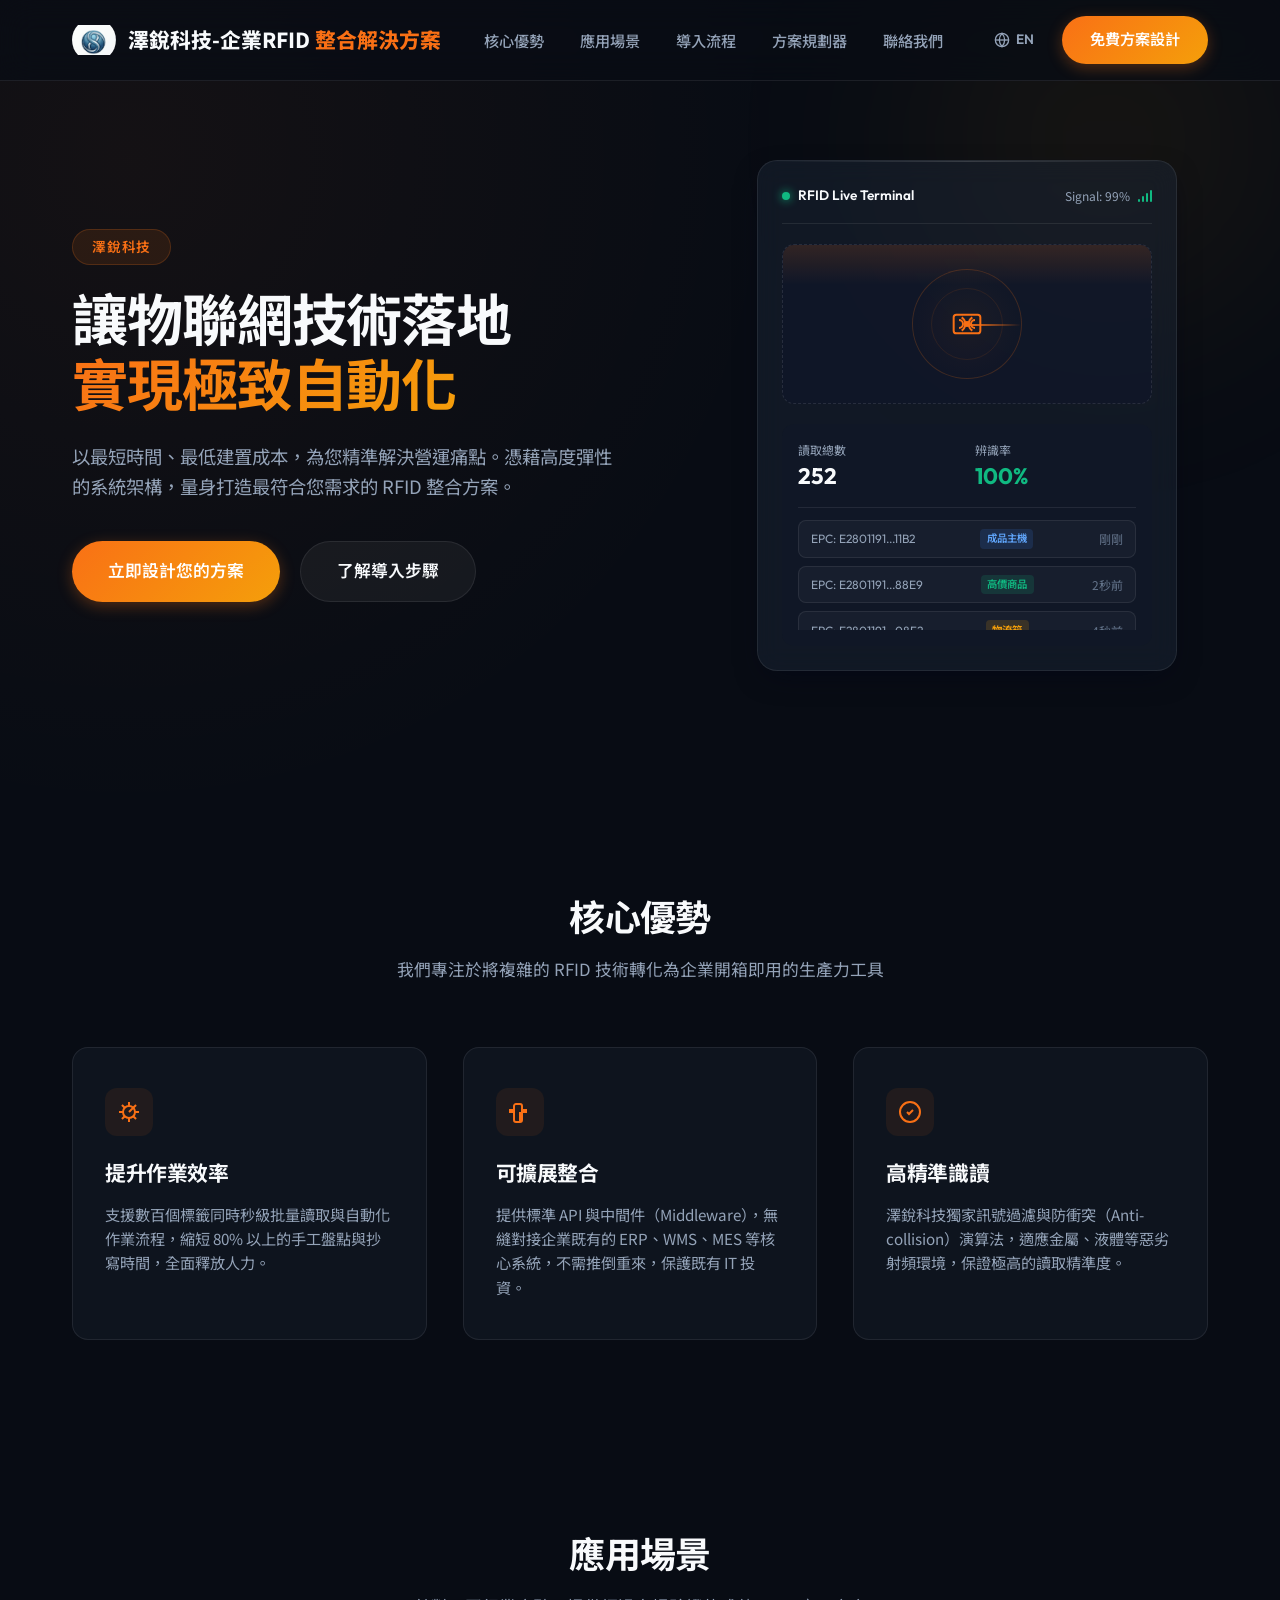
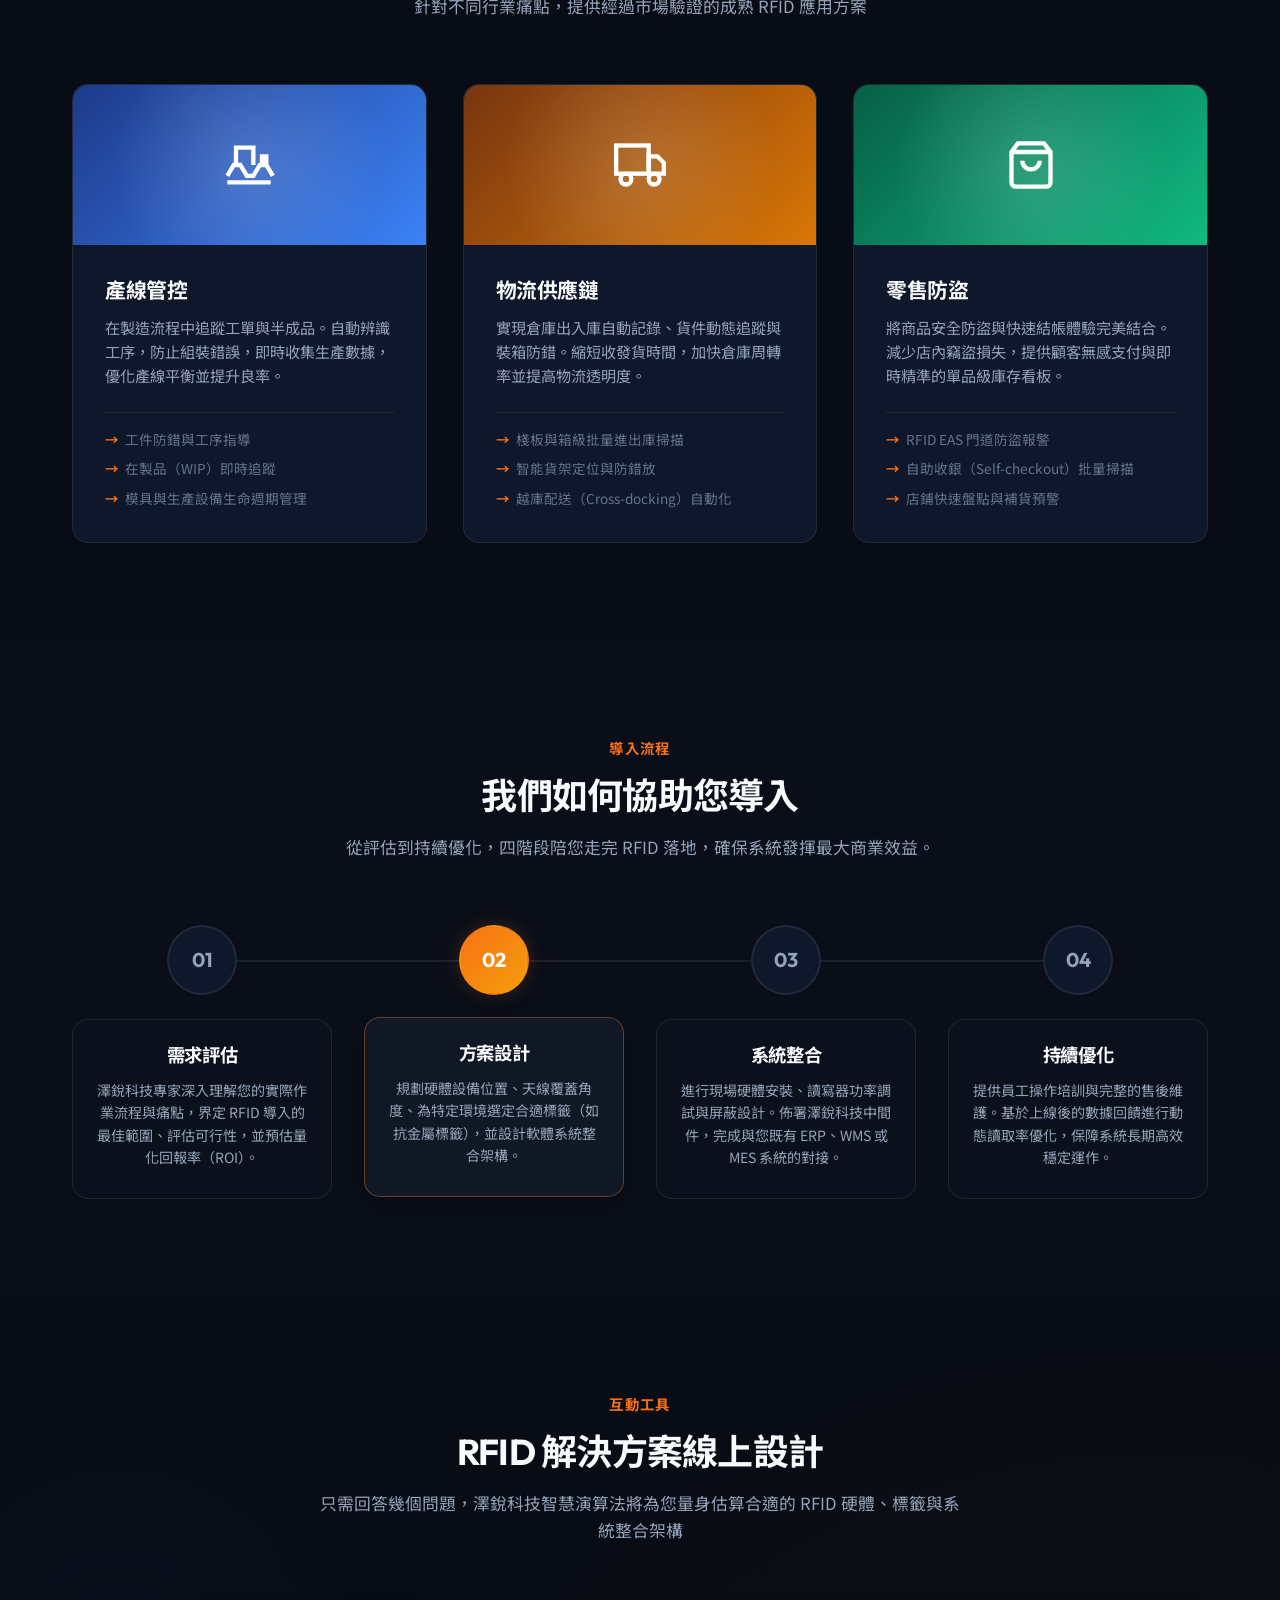
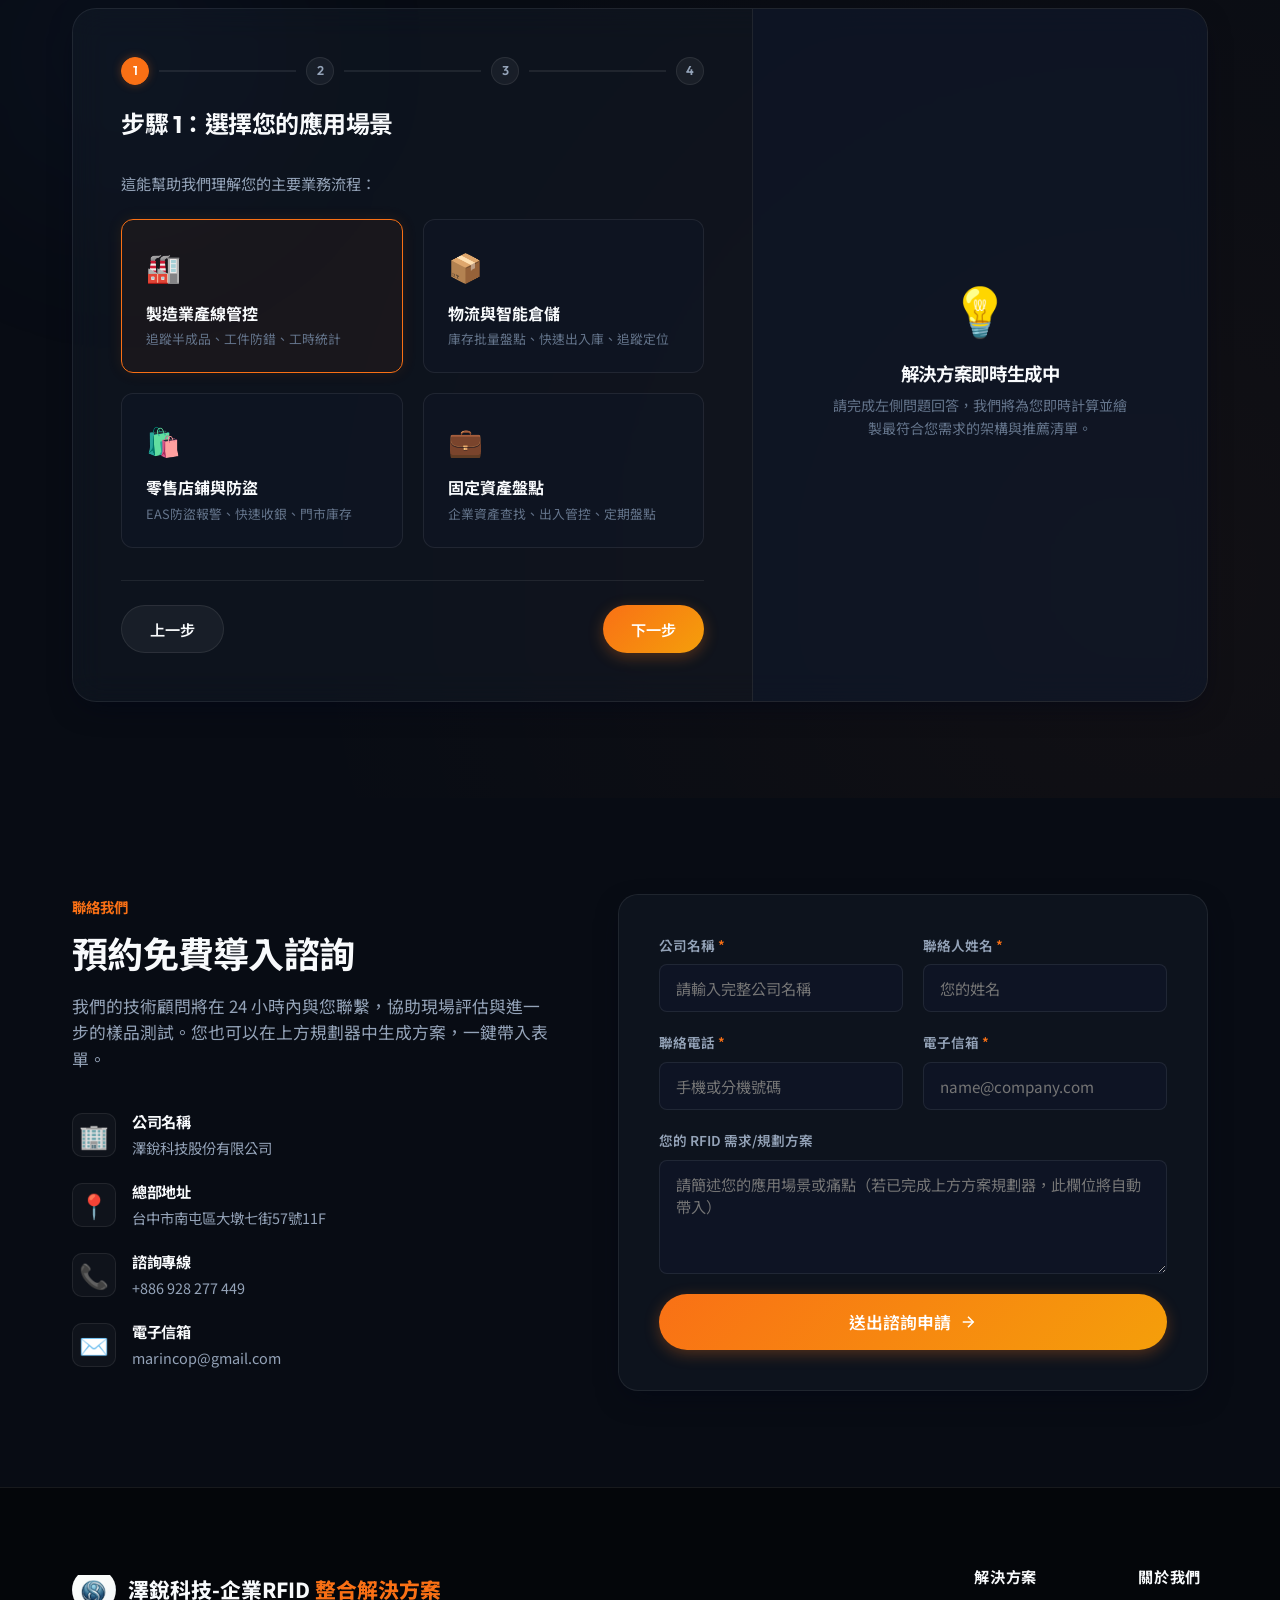
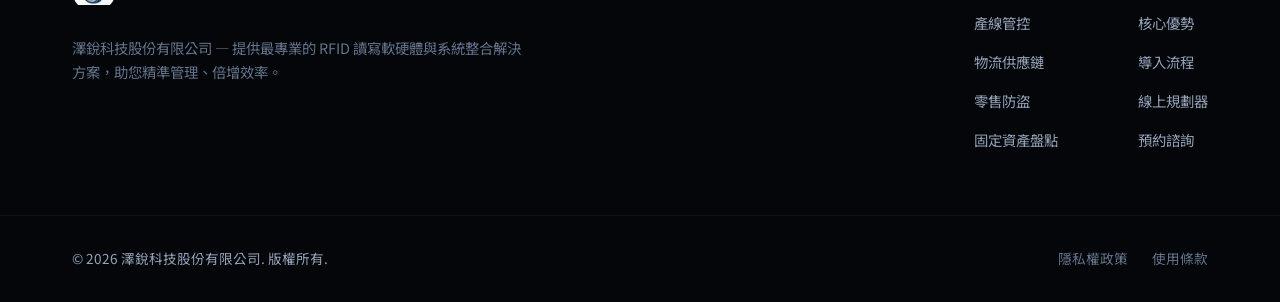
<file: index.html>
<!DOCTYPE html>
<html lang="zh-Hant">
<head>
    <meta charset="UTF-8">
    <meta name="viewport" content="width=device-width, initial-scale=1.0">
    <title>澤銳科技股份有限公司 | 專屬 RFID 解決方案設計</title>
    <meta name="description" content="澤銳科技股份有限公司，深耕產線管控、物流供應鏈、零售防盜與固定資產管理。提供專業 RFID 標籤選型、硬體建置與 ERP/WMS/MES 系統集成，免費為您量身打造 RFID 智慧化方案。">
    <meta name="keywords" content="澤銳科技, RFID系統整合, RFID解決方案, 產線管控, 物流供應鏈, 零售防盜, 標籤選型, RFID讀寫器">
    
    <!-- Google Fonts: Outfit (English headings) & Noto Sans TC (Traditional Chinese body/headings) -->
    <link rel="preconnect" href="https://fonts.googleapis.com">
    <link rel="preconnect" href="https://fonts.gstatic.com" crossorigin>
    <link href="https://fonts.googleapis.com/css2?family=Noto+Sans+TC:wght@300;400;500;700;900&family=Outfit:wght@300;400;600;700;800&display=swap" rel="stylesheet">
    
    <!-- Stylesheet -->
    <link rel="stylesheet" href="style.css">
</head>
<body>

    <!-- Header Navigation -->
    <header class="site-header" id="header">
        <div class="header-container">
            <a href="#" class="logo">
                <img src="logo.png" alt="Apex Flow Tech Logo" class="logo-img">
                <span class="logo-text">澤銳科技-企業RFID <span class="logo-highlight">整合解決方案</span></span>
            </a>
            
            <nav class="nav-menu" id="navMenu">
                <a href="#advantages" class="nav-link">核心優勢</a>
                <a href="#scenarios" class="nav-link">應用場景</a>
                <a href="#process" class="nav-link">導入流程</a>
                <a href="#designer" class="nav-link">方案規劃器</a>
                <a href="#contact" class="nav-link">聯絡我們</a>
            </nav>

            <div class="header-actions">
                <a href="index_en.html" class="lang-switch" id="langSwitch" aria-label="切換語言">
                    <svg class="lang-icon" viewBox="0 0 24 24" fill="none" stroke="currentColor" stroke-width="2">
                        <circle cx="12" cy="12" r="10"></circle>
                        <line x1="2" y1="12" x2="22" y2="12"></line>
                        <path d="M12 2a15.3 15.3 0 0 1 4 10 15.3 15.3 0 0 1-4 10 15.3 15.3 0 0 1-4-10 15.3 15.3 0 0 1 4-10z"></path>
                    </svg>
                    <span>EN</span>
                </a>
                <a href="#designer" class="btn btn-primary btn-header">免費方案設計</a>
                <button class="mobile-menu-toggle" id="menuToggle" aria-label="開啟選單">
                    <span></span>
                    <span></span>
                    <span></span>
                </button>
            </div>
        </div>
    </header>

    <main>
        <!-- Hero Section -->
        <section class="hero-section" id="hero">
            <div class="hero-bg-glow"></div>
            <div class="container hero-container">
                <div class="hero-content">
                    <div class="hero-badge">澤銳科技</div>
                    <h1 class="hero-title">
                        讓物聯網技術落地<br>
                        <span class="gradient-text">實現極致自動化</span>
                    </h1>
                    <p class="hero-subtitle">
                        以最短時間、最低建置成本，為您精準解決營運痛點。憑藉高度彈性的系統架構，量身打造最符合您需求的 RFID 整合方案。
                    </p>
                    <div class="hero-cta">
                        <a href="#designer" class="btn btn-primary btn-lg">立即設計您的方案</a>
                        <a href="#process" class="btn btn-secondary btn-lg">了解導入步驟</a>
                    </div>
                </div>

                <!-- Interactive Hero Live RFID Scanner Mockup -->
                <div class="hero-visual">
                    <div class="rfid-terminal-card">
                        <div class="card-header">
                            <div class="terminal-status">
                                <span class="status-indicator live"></span>
                                <span>RFID Live Terminal</span>
                            </div>
                            <div class="signal-strength">
                                <span>Signal: 99%</span>
                                <div class="signal-bars">
                                    <span class="bar fill"></span>
                                    <span class="bar fill"></span>
                                    <span class="bar fill"></span>
                                    <span class="bar fill"></span>
                                </div>
                            </div>
                        </div>
                        
                        <div class="scan-area">
                            <div class="radar-circle">
                                <div class="radar-line"></div>
                                <div class="radar-pulse"></div>
                                <svg class="rfid-tag-icon" viewBox="0 0 24 24" fill="none" stroke="currentColor" stroke-width="1.5">
                                    <rect x="2" y="5" width="20" height="14" rx="2"></rect>
                                    <path d="M6 9a3 3 0 0 1 0 6"></path>
                                    <path d="M8 7a6 6 0 0 1 0 10"></path>
                                    <path d="M18 9a3 3 0 0 0 0 6"></path>
                                    <path d="M16 7a6 6 0 0 0 0 10"></path>
                                    <circle cx="12" cy="12" r="1.5" fill="currentColor"></circle>
                                </svg>
                            </div>
                            <div class="scan-light"></div>
                        </div>

                        <div class="scan-results">
                            <div class="result-stats">
                                <div class="stat-box">
                                    <span class="stat-label">讀取總數</span>
                                    <span class="stat-value" id="scanCount">248</span>
                                </div>
                                <div class="stat-box">
                                    <span class="stat-label">辨識率</span>
                                    <span class="stat-value highlight">100%</span>
                                </div>
                            </div>
                            <div class="scanned-list-wrapper">
                                <div class="scanned-list" id="scannedList">
                                    <div class="scanned-item">
                                        <span class="item-tag-id">EPC: E2801191...08F2</span>
                                        <span class="item-type tag-type-logistics">物流箱</span>
                                        <span class="item-time">剛剛</span>
                                    </div>
                                    <div class="scanned-item">
                                        <span class="item-tag-id">EPC: E2801191...A2C1</span>
                                        <span class="item-type tag-type-manufacture">半成品 B4</span>
                                        <span class="item-time">1秒前</span>
                                    </div>
                                    <div class="scanned-item">
                                        <span class="item-tag-id">EPC: E2801191...77D4</span>
                                        <span class="item-type tag-type-retail">防盜標籤</span>
                                        <span class="item-time">3秒前</span>
                                    </div>
                                </div>
                            </div>
                        </div>
                    </div>
                </div>
            </div>
        </section>

        <!-- Core Advantages (核心優勢) -->
        <section class="advantages-section" id="advantages">
            <div class="container">
                <div class="section-header">
                    <h2 class="section-title">核心優勢</h2>
                    <p class="section-subtitle">我們專注於將複雜的 RFID 技術轉化為企業開箱即用的生產力工具</p>
                </div>
                
                <div class="advantages-grid">
                    <div class="advantage-card">
                        <div class="advantage-icon-wrapper">
                            <!-- Speedometer icon -->
                            <svg class="advantage-icon" viewBox="0 0 24 24" fill="none" stroke="currentColor" stroke-width="2">
                                <path d="M12 2v4M12 18v4M4.93 4.93l2.83 2.83M16.24 16.24l2.83 2.83M2 12h4M18 12h4M4.93 19.07l2.83-2.83M16.24 7.76l2.83-2.83"></path>
                                <path d="M12 12m-6 0a6 6 0 1 0 12 0a6 6 0 1 0-12 0"></path>
                                <path d="M12 12l4-4"></path>
                            </svg>
                        </div>
                        <h3 class="advantage-title">提升作業效率</h3>
                        <p class="advantage-desc">支援數百個標籤同時秒級批量讀取與自動化作業流程，縮短 80% 以上的手工盤點與抄寫時間，全面釋放人力。</p>
                    </div>

                    <div class="advantage-card">
                        <div class="advantage-icon-wrapper">
                            <!-- Plug icon -->
                            <svg class="advantage-icon" viewBox="0 0 24 24" fill="none" stroke="currentColor" stroke-width="2">
                                <path d="M18 10h-4V6c0-1.1-.9-2-2-2H8c-1.1 0-2 .9-2 2v4H2v2h4v8c0 1.1.9 2 2 2h4c1.1 0 2-.9 2-2v-8h4v-2z"></path>
                                <path d="M12 12V22"></path>
                            </svg>
                        </div>
                        <h3 class="advantage-title">可擴展整合</h3>
                        <p class="advantage-desc">提供標準 API 與中間件（Middleware），無縫對接企業既有的 ERP、WMS、MES 等核心系統，不需推倒重來，保護既有 IT 投資。</p>
                    </div>

                    <div class="advantage-card">
                        <div class="advantage-icon-wrapper">
                            <!-- Signal/Radar check icon -->
                            <svg class="advantage-icon" viewBox="0 0 24 24" fill="none" stroke="currentColor" stroke-width="2">
                                <path d="M12 22c5.523 0 10-4.477 10-10S17.523 2 12 2 2 6.477 2 12s4.477 10 10 10z"></path>
                                <path d="M9 12l2 2 4-4"></path>
                            </svg>
                        </div>
                        <h3 class="advantage-title">高精準識讀</h3>
                        <p class="advantage-desc">澤銳科技獨家訊號過濾與防衝突（Anti-collision）演算法，適應金屬、液體等惡劣射頻環境，保證極高的讀取精準度。</p>
                    </div>
                </div>
            </div>
        </section>

        <!-- Application Scenarios (應用場景) -->
        <section class="scenarios-section" id="scenarios">
            <div class="container">
                <div class="section-header">
                    <h2 class="section-title">應用場景</h2>
                    <p class="section-subtitle">針對不同行業痛點，提供經過市場驗證的成熟 RFID 應用方案</p>
                </div>

                <div class="scenarios-grid">
                    <!-- Scenario 1: Manufacturing -->
                    <div class="scenario-card">
                        <div class="scenario-banner manufacture-bg">
                            <!-- Factory icon -->
                            <svg class="scenario-banner-icon" viewBox="0 0 24 24" fill="none" stroke="currentColor" stroke-width="2">
                                <path d="M2 20h20M2 17l3-5h3l3 5h3l3-5h3l3 5M6 12V4h8v8M18 12V8h2v4"></path>
                            </svg>
                        </div>
                        <div class="scenario-body">
                            <h3 class="scenario-card-title">產線管控</h3>
                            <p class="scenario-card-desc">在製造流程中追蹤工單與半成品。自動辨識工序，防止組裝錯誤，即時收集生產數據，優化產線平衡並提升良率。</p>
                            <ul class="scenario-list">
                                <li>工件防錯與工序指導</li>
                                <li>在製品（WIP）即時追蹤</li>
                                <li>模具與生產設備生命週期管理</li>
                            </ul>
                        </div>
                    </div>

                    <!-- Scenario 2: Logistics & Warehouse -->
                    <div class="scenario-card">
                        <div class="scenario-banner logistics-bg">
                            <!-- Truck icon -->
                            <svg class="scenario-banner-icon" viewBox="0 0 24 24" fill="none" stroke="currentColor" stroke-width="2">
                                <rect x="1" y="3" width="15" height="13"></rect>
                                <polygon points="16 8 20 8 23 11 23 16 16 16 16 8"></polygon>
                                <circle cx="5.5" cy="18.5" r="2.5"></circle>
                                <circle cx="18.5" cy="18.5" r="2.5"></circle>
                            </svg>
                        </div>
                        <div class="scenario-body">
                            <h3 class="scenario-card-title">物流供應鏈</h3>
                            <p class="scenario-card-desc">實現倉庫出入庫自動記錄、貨件動態追蹤與裝箱防錯。縮短收發貨時間，加快倉庫周轉率並提高物流透明度。</p>
                            <ul class="scenario-list">
                                <li>棧板與箱級批量進出庫掃描</li>
                                <li>智能貨架定位與防錯放</li>
                                <li>越庫配送（Cross-docking）自動化</li>
                            </ul>
                        </div>
                    </div>

                    <!-- Scenario 3: Retail Security -->
                    <div class="scenario-card">
                        <div class="scenario-banner retail-bg">
                            <!-- Shopping bag icon -->
                            <svg class="scenario-banner-icon" viewBox="0 0 24 24" fill="none" stroke="currentColor" stroke-width="2">
                                <path d="M6 2L3 6v14a2 2 0 0 0 2 2h14a2 2 0 0 0 2-2V6l-3-4z"></path>
                                <line x1="3" y1="6" x2="21" y2="6"></line>
                                <path d="M16 10a4 4 0 0 1-8 0"></path>
                            </svg>
                        </div>
                        <div class="scenario-body">
                            <h3 class="scenario-card-title">零售防盜</h3>
                            <p class="scenario-card-desc">將商品安全防盜與快速結帳體驗完美結合。減少店內竊盜損失，提供顧客無感支付與即時精準的單品級庫存看板。</p>
                            <ul class="scenario-list">
                                <li>RFID EAS 門道防盜報警</li>
                                <li>自助收銀（Self-checkout）批量掃描</li>
                                <li>店鋪快速盤點與補貨預警</li>
                            </ul>
                        </div>
                    </div>
                </div>
            </div>
        </section>

        <!-- Workflow / Process (導入流程) -->
        <section class="process-section" id="process">
            <div class="container">
                <div class="section-header">
                    <span class="section-badge">導入流程</span>
                    <h2 class="section-title">我們如何協助您導入</h2>
                    <p class="section-subtitle">從評估到持續優化，四階段陪您走完 RFID 落地，確保系統發揮最大商業效益。</p>
                </div>

                <div class="process-stepper">
                    <div class="process-line"></div>
                    
                    <div class="process-step active" data-step="1">
                        <div class="step-num">01</div>
                        <div class="step-card">
                            <h3 class="step-title">需求評估</h3>
                            <p class="step-desc">澤銳科技專家深入理解您的實際作業流程與痛點，界定 RFID 導入的最佳範圍、評估可行性，並預估量化回報率（ROI）。</p>
                        </div>
                    </div>

                    <div class="process-step" data-step="2">
                        <div class="step-num">02</div>
                        <div class="step-card">
                            <h3 class="step-title">方案設計</h3>
                            <p class="step-desc">規劃硬體設備位置、天線覆蓋角度、為特定環境選定合適標籤（如抗金屬標籤），並設計軟體系統整合架構。</p>
                        </div>
                    </div>

                    <div class="process-step" data-step="3">
                        <div class="step-num">03</div>
                        <div class="step-card">
                            <h3 class="step-title">系統整合</h3>
                            <p class="step-desc">進行現場硬體安裝、讀寫器功率調試與屏蔽設計。佈署澤銳科技中間件，完成與您既有 ERP、WMS 或 MES 系統的對接。</p>
                        </div>
                    </div>

                    <div class="process-step" data-step="4">
                        <div class="step-num">04</div>
                        <div class="step-card">
                            <h3 class="step-title">持續優化</h3>
                            <p class="step-desc">提供員工操作培訓與完整的售後維護。基於上線後的數據回饋進行動態讀取率優化，保障系統長期高效穩定運作。</p>
                        </div>
                    </div>
                </div>
            </div>
        </section>

        <!-- RFID Solution Designer Wizard (方案規劃器) -->
        <section class="designer-section" id="designer">
            <div class="designer-bg-glow-1"></div>
            <div class="designer-bg-glow-2"></div>
            <div class="container">
                <div class="section-header">
                    <span class="section-badge">互動工具</span>
                    <h2 class="section-title">RFID 解決方案線上設計</h2>
                    <p class="section-subtitle">只需回答幾個問題，澤銳科技智慧演算法將為您量身估算合適的 RFID 硬體、標籤與系統整合架構</p>
                </div>

                <div class="designer-box">
                    <!-- Wizard Left Side: Questions -->
                    <div class="designer-wizard">
                        <div class="wizard-header">
                            <div class="wizard-steps-indicator">
                                <span class="indicator-dot active" data-step="1">1</span>
                                <span class="indicator-line"></span>
                                <span class="indicator-dot" data-step="2">2</span>
                                <span class="indicator-line"></span>
                                <span class="indicator-dot" data-step="3">3</span>
                                <span class="indicator-line"></span>
                                <span class="indicator-dot" data-step="4">4</span>
                            </div>
                            <h3 class="wizard-step-title" id="wizardQuestionTitle">步驟 1：選擇您的應用場景</h3>
                        </div>

                        <div class="wizard-body">
                            <!-- Step 1 Pane -->
                            <div class="wizard-pane active" data-pane="1">
                                <p class="pane-help-text">這能幫助我們理解您的主要業務流程：</p>
                                <div class="option-grid">
                                    <label class="option-card">
                                        <input type="radio" name="opt-scenario" value="manufacture" checked>
                                        <div class="option-content">
                                            <span class="option-icon">🏭</span>
                                            <span class="option-label">製造業產線管控</span>
                                            <span class="option-sub">追蹤半成品、工件防錯、工時統計</span>
                                        </div>
                                    </label>
                                    <label class="option-card">
                                        <input type="radio" name="opt-scenario" value="logistics">
                                        <div class="option-content">
                                            <span class="option-icon">📦</span>
                                            <span class="option-label">物流與智能倉儲</span>
                                            <span class="option-sub">庫存批量盤點、快速出入庫、追蹤定位</span>
                                        </div>
                                    </label>
                                    <label class="option-card">
                                        <input type="radio" name="opt-scenario" value="retail">
                                        <div class="option-content">
                                            <span class="option-icon">🛍️</span>
                                            <span class="option-label">零售店鋪與防盜</span>
                                            <span class="option-sub">EAS防盜報警、快速收銀、門市庫存</span>
                                        </div>
                                    </label>
                                    <label class="option-card">
                                        <input type="radio" name="opt-scenario" value="assets">
                                        <div class="option-content">
                                            <span class="option-icon">💼</span>
                                            <span class="option-label">固定資產盤點</span>
                                            <span class="option-sub">企業資產查找、出入管控、定期盤點</span>
                                        </div>
                                    </label>
                                </div>
                            </div>

                            <!-- Step 2 Pane -->
                            <div class="wizard-pane" data-pane="2">
                                <p class="pane-help-text">標籤所附著的物品材質會顯著影響無線射頻訊號：</p>
                                <div class="option-grid">
                                    <label class="option-card">
                                        <input type="radio" name="opt-material" value="metal" checked>
                                        <div class="option-content">
                                            <span class="option-icon">🔩</span>
                                            <span class="option-label">金屬表面 / 機械零件</span>
                                            <span class="option-sub">電磁干擾強，需選配專用抗金屬標籤</span>
                                        </div>
                                    </label>
                                    <label class="option-card">
                                        <input type="radio" name="opt-material" value="liquid">
                                        <div class="option-content">
                                            <span class="option-icon">🧪</span>
                                            <span class="option-label">液體容器 / 潮濕環境</span>
                                            <span class="option-sub">水會吸收超高頻訊號，需特殊結構設計</span>
                                        </div>
                                    </label>
                                    <label class="option-card">
                                        <input type="radio" name="opt-material" value="standard">
                                        <div class="option-content">
                                            <span class="option-icon">📄</span>
                                            <span class="option-label">紙質 / 塑料 / 紙箱</span>
                                            <span class="option-sub">標準射頻環境，可使用常規貼紙型標籤</span>
                                        </div>
                                    </label>
                                    <label class="option-card">
                                        <input type="radio" name="opt-material" value="fabric">
                                        <div class="option-content">
                                            <span class="option-icon">👕</span>
                                            <span class="option-label">織物 / 衣物 / 軟質材料</span>
                                            <span class="option-sub">需要可水洗、耐高溫或柔軟耐折標籤</span>
                                        </div>
                                    </label>
                                </div>
                            </div>

                            <!-- Step 3 Pane -->
                            <div class="wizard-pane" data-pane="3">
                                <p class="pane-help-text">我們需要了解讀取設備與標籤之間的最遠操作距離：</p>
                                <div class="option-grid">
                                    <label class="option-card">
                                        <input type="radio" name="opt-range" value="short" checked>
                                        <div class="option-content">
                                            <span class="option-icon">🎯</span>
                                            <span class="option-label">近距離讀取 (小於 0.5 米)</span>
                                            <span class="option-sub">適用於手持貼近、桌面發卡、單點感應</span>
                                        </div>
                                    </label>
                                    <label class="option-card">
                                        <input type="radio" name="opt-range" value="mid">
                                        <div class="option-content">
                                            <span class="option-icon">📶</span>
                                            <span class="option-label">中距離讀取 (1 至 3 米)</span>
                                            <span class="option-sub">適用於流水線感應、中型門禁、工位識別</span>
                                        </div>
                                    </label>
                                    <label class="option-card">
                                        <input type="radio" name="opt-range" value="long">
                                        <div class="option-content">
                                            <span class="option-icon">🚀</span>
                                            <span class="option-label">長距離讀取 (3 米以上)</span>
                                            <span class="option-sub">適用於倉庫大門閘道、車輛管控、大範圍掃描</span>
                                        </div>
                                    </label>
                                </div>
                            </div>

                            <!-- Step 4 Pane -->
                            <div class="wizard-pane" data-pane="4">
                                <p class="pane-help-text">您目前主要的核心管理系統為何？這決定了數據對接的方式：</p>
                                <div class="option-grid">
                                    <label class="option-card">
                                        <input type="radio" name="opt-system" value="erp" checked>
                                        <div class="option-content">
                                            <span class="option-icon">💻</span>
                                            <span class="option-label">既有 ERP 系統 (如 SAP, Oracle, Web)</span>
                                            <span class="option-sub">需要同步庫存與出入庫過帳數據</span>
                                        </div>
                                    </label>
                                    <label class="option-card">
                                        <input type="radio" name="opt-system" value="mes">
                                        <div class="option-content">
                                            <span class="option-icon">⚙️</span>
                                            <span class="option-label">MES 製造執行系統</span>
                                            <span class="option-sub">需要毫秒級的產線數據交換與控制</span>
                                        </div>
                                    </label>
                                    <label class="option-card">
                                        <input type="radio" name="opt-system" value="wms">
                                        <div class="option-content">
                                            <span class="option-icon">🗄️</span>
                                            <span class="option-label">WMS 倉儲管理系統</span>
                                            <span class="option-sub">需要儲位、庫位綁定與批次收發貨對接</span>
                                        </div>
                                    </label>
                                    <label class="option-card">
                                        <input type="radio" name="opt-system" value="none">
                                        <div class="option-content">
                                            <span class="option-icon">📱</span>
                                            <span class="option-label">無既有系統 / 獨立運作</span>
                                            <span class="option-sub">希望能使用澤銳科技提供的一站式獨立管理軟體</span>
                                        </div>
                                    </label>
                                </div>
                            </div>
                        </div>

                        <div class="wizard-footer">
                            <button class="btn btn-secondary btn-wizard-back" id="btnWizardBack" disabled>上一步</button>
                            <button class="btn btn-primary btn-wizard-next" id="btnWizardNext">下一步</button>
                        </div>
                    </div>

                    <!-- Wizard Right Side: Dynamic Solution Result -->
                    <div class="designer-result" id="designerResult">
                        <div class="result-placeholder" id="resultPlaceholder">
                            <div class="placeholder-icon">💡</div>
                            <h4>解決方案即時生成中</h4>
                            <p>請完成左側問題回答，我們將為您即時計算並繪製最符合您需求的架構與推薦清單。</p>
                        </div>
                        
                        <div class="result-display hidden" id="resultDisplay">
                            <h4 class="result-title">🎯 為您推薦的專屬 RFID 方案</h4>
                            
                            <!-- Dynamic SVG Architecture diagram -->
                            <div class="result-diagram-container">
                                <svg class="result-svg-diagram" id="resultSvg" viewBox="0 0 400 160">
                                    <!-- Will be injected by JS dynamically -->
                                </svg>
                            </div>

                            <div class="recommendations">
                                <div class="rec-group">
                                    <h5>🏷️ 推薦標籤型式</h5>
                                    <p id="recTag">載入中...</p>
                                </div>
                                <div class="rec-group">
                                    <h5>📡 推薦硬體配置</h5>
                                    <p id="recHardware">載入中...</p>
                                </div>
                                <div class="rec-group">
                                    <h5>🔌 系統整合方式</h5>
                                    <p id="recIntegration">載入中...</p>
                                </div>
                            </div>

                            <div class="result-actions">
                                <button class="btn btn-primary btn-block" id="btnApplySolution">將此方案帶入諮詢表單</button>
                            </div>
                        </div>
                    </div>
                </div>
            </div>
        </section>

        <!-- Contact / Consultation Booking Form (預約免費導入諮詢) -->
        <section class="contact-section" id="contact">
            <div class="container contact-container">
                <div class="contact-info">
                    <span class="contact-badge">聯絡我們</span>
                    <h2 class="contact-title">預約免費導入諮詢</h2>
                    <p class="contact-text">
                        我們的技術顧問將在 24 小時內與您聯繫，協助現場評估與進一步的樣品測試。您也可以在上方規劃器中生成方案，一鍵帶入表單。
                    </p>
                    
                    <div class="contact-details">
                        <div class="detail-item">
                            <span class="detail-icon">🏢</span>
                            <div>
                                <h5>公司名稱</h5>
                                <p>澤銳科技股份有限公司</p>
                            </div>
                        </div>
                        <div class="detail-item">
                            <span class="detail-icon">📍</span>
                            <div>
                                <h5>總部地址</h5>
                                <p>台中市南屯區大墩七街57號11F</p>
                            </div>
                        </div>
                        <div class="detail-item">
                            <span class="detail-icon">📞</span>
                            <div>
                                <h5>諮詢專線</h5>
                                <p><a href="tel:+886928277449" style="color: inherit; text-decoration: none; transition: var(--transition-smooth);" onmouseover="this.style.color='var(--primary)'" onmouseout="this.style.color='inherit'">+886 928 277 449</a></p>
                            </div>
                        </div>
                        <div class="detail-item">
                            <span class="detail-icon">✉️</span>
                            <div>
                                <h5>電子信箱</h5>
                                <p><a href="mailto:marincop@gmail.com" style="color: inherit; text-decoration: none; transition: var(--transition-smooth);" onmouseover="this.style.color='var(--primary)'" onmouseout="this.style.color='inherit'">marincop@gmail.com</a></p>
                            </div>
                        </div>
                    </div>
                </div>

                <div class="contact-form-wrapper">
                    <form class="contact-form" id="consultationForm">
                        <div class="form-row">
                            <div class="form-group">
                                <label for="formCompany">公司名稱 <span class="required">*</span></label>
                                <input type="text" id="formCompany" placeholder="請輸入完整公司名稱" required>
                            </div>
                            <div class="form-group">
                                <label for="formContact">聯絡人姓名 <span class="required">*</span></label>
                                <input type="text" id="formContact" placeholder="您的姓名" required>
                            </div>
                        </div>

                        <div class="form-row">
                            <div class="form-group">
                                <label for="formPhone">聯絡電話 <span class="required">*</span></label>
                                <input type="tel" id="formPhone" placeholder="手機或分機號碼" required>
                            </div>
                            <div class="form-group">
                                <label for="formEmail">電子信箱 <span class="required">*</span></label>
                                <input type="email" id="formEmail" placeholder="name@company.com" required>
                            </div>
                        </div>

                        <div class="form-group">
                            <label for="formSummary">您的 RFID 需求/規劃方案</label>
                            <textarea id="formSummary" rows="4" placeholder="請簡述您的應用場景或痛點（若已完成上方方案規劃器，此欄位將自動帶入）"></textarea>
                        </div>

                        <button type="submit" class="btn btn-primary btn-block btn-lg" id="btnSubmitForm">
                            <span>送出諮詢申請</span>
                            <svg class="submit-arrow" viewBox="0 0 24 24" fill="none" stroke="currentColor" stroke-width="2">
                                <line x1="5" y1="12" x2="19" y2="12"></line>
                                <polyline points="12 5 19 12 12 19"></polyline>
                            </svg>
                        </button>
                    </form>
                </div>
            </div>
        </section>
    </main>

    <!-- Footer -->
    <footer class="site-footer">
        <div class="container footer-container">
            <div class="footer-brand">
                <a href="#" class="logo footer-logo">
                    <img src="logo.png" alt="Apex Flow Tech Logo" class="logo-img">
                    <span class="logo-text">澤銳科技-企業RFID <span class="logo-highlight">整合解決方案</span></span>
                </a>
                <p class="footer-slogan">澤銳科技股份有限公司 — 提供最專業的 RFID 讀寫軟硬體與系統整合解決方案，助您精準管理、倍增效率。</p>
            </div>
            
            <div class="footer-links-group">
                <div class="footer-links">
                    <h4>解決方案</h4>
                    <a href="#scenarios">產線管控</a>
                    <a href="#scenarios">物流供應鏈</a>
                    <a href="#scenarios">零售防盜</a>
                    <a href="#scenarios">固定資產盤點</a>
                </div>
                
                <div class="footer-links">
                    <h4>關於我們</h4>
                    <a href="#advantages">核心優勢</a>
                    <a href="#process">導入流程</a>
                    <a href="#designer">線上規劃器</a>
                    <a href="#contact">預約諮詢</a>
                </div>
            </div>
        </div>
        <div class="footer-bottom">
            <div class="container footer-bottom-container">
                <p>&copy; 2026 澤銳科技股份有限公司. 版權所有.</p>
                <div class="footer-legal">
                    <a href="#">隱私權政策</a>
                    <a href="#">使用條款</a>
                </div>
            </div>
        </div>
    </footer>

    <!-- Interactive success popup toast -->
    <div class="toast-container" id="toastContainer"></div>

    <!-- JS -->
    <script src="app.js"></script>
</body>
</html>
</file>
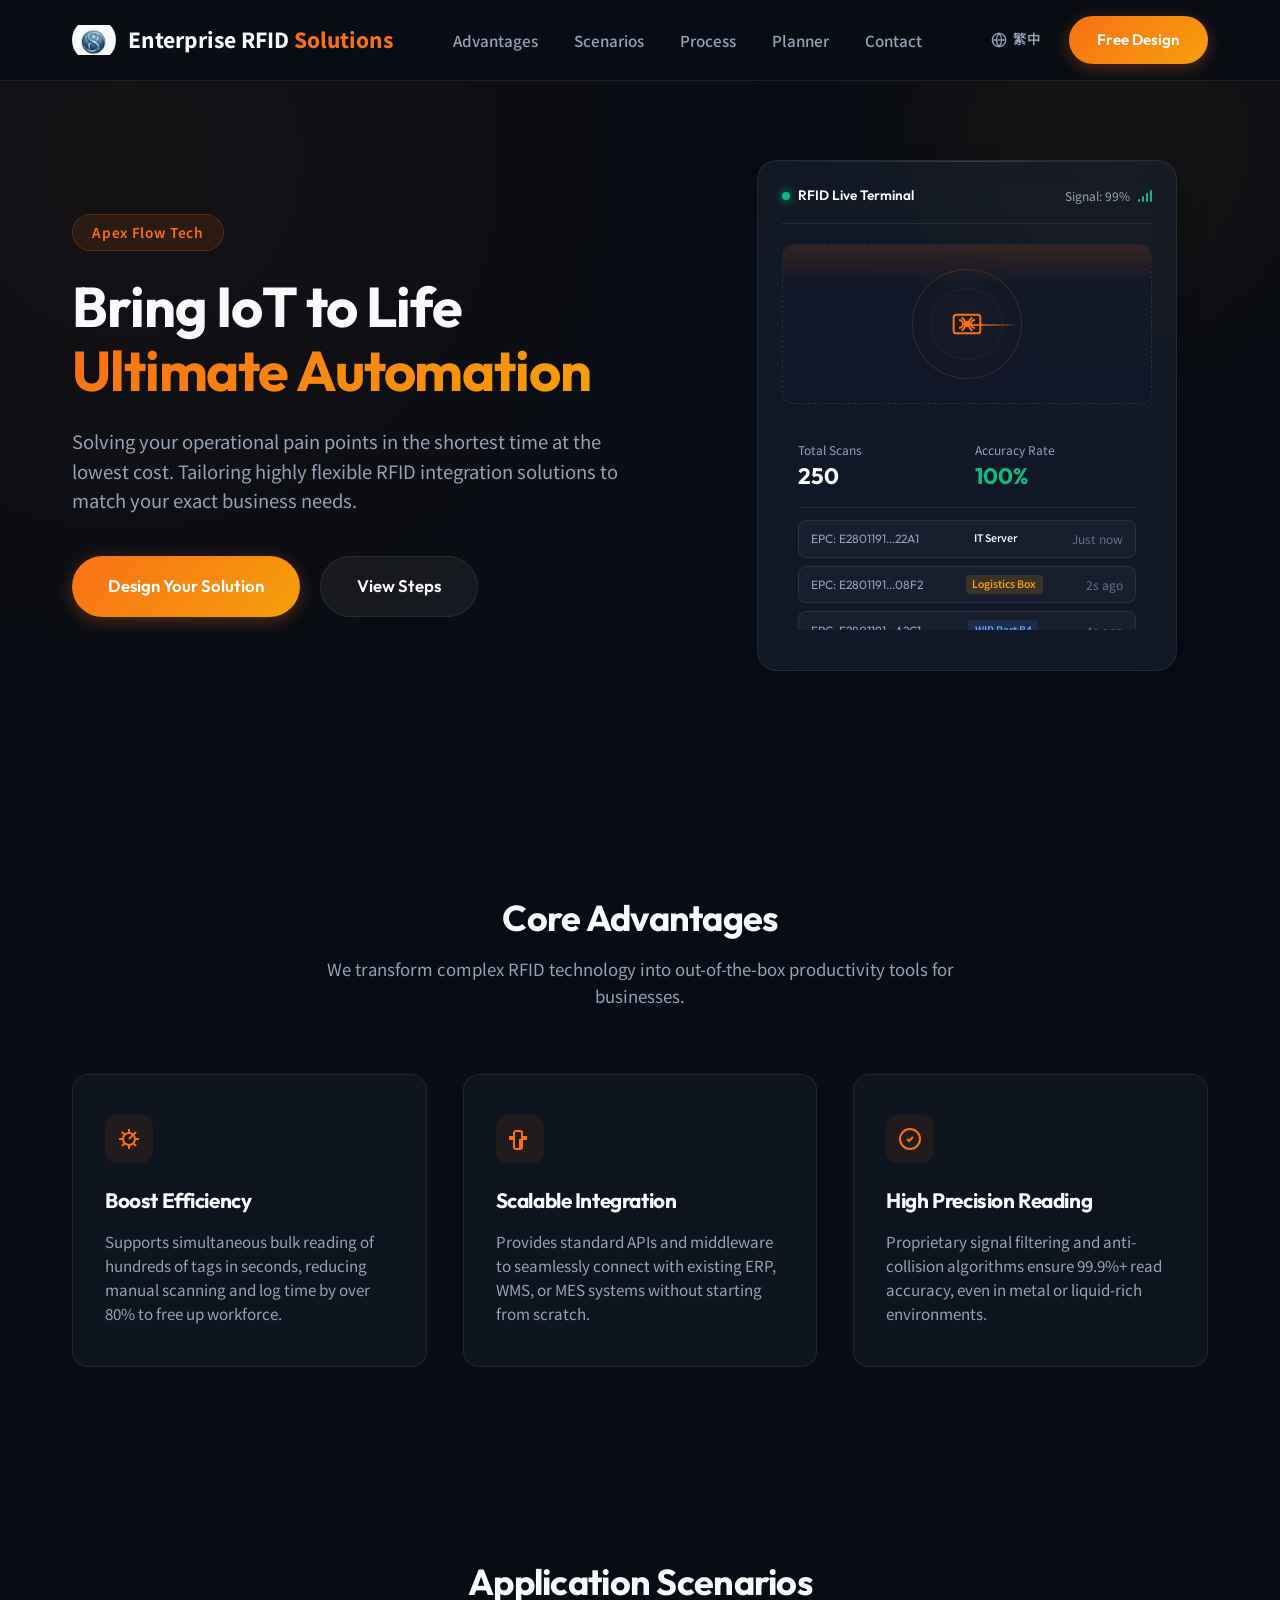
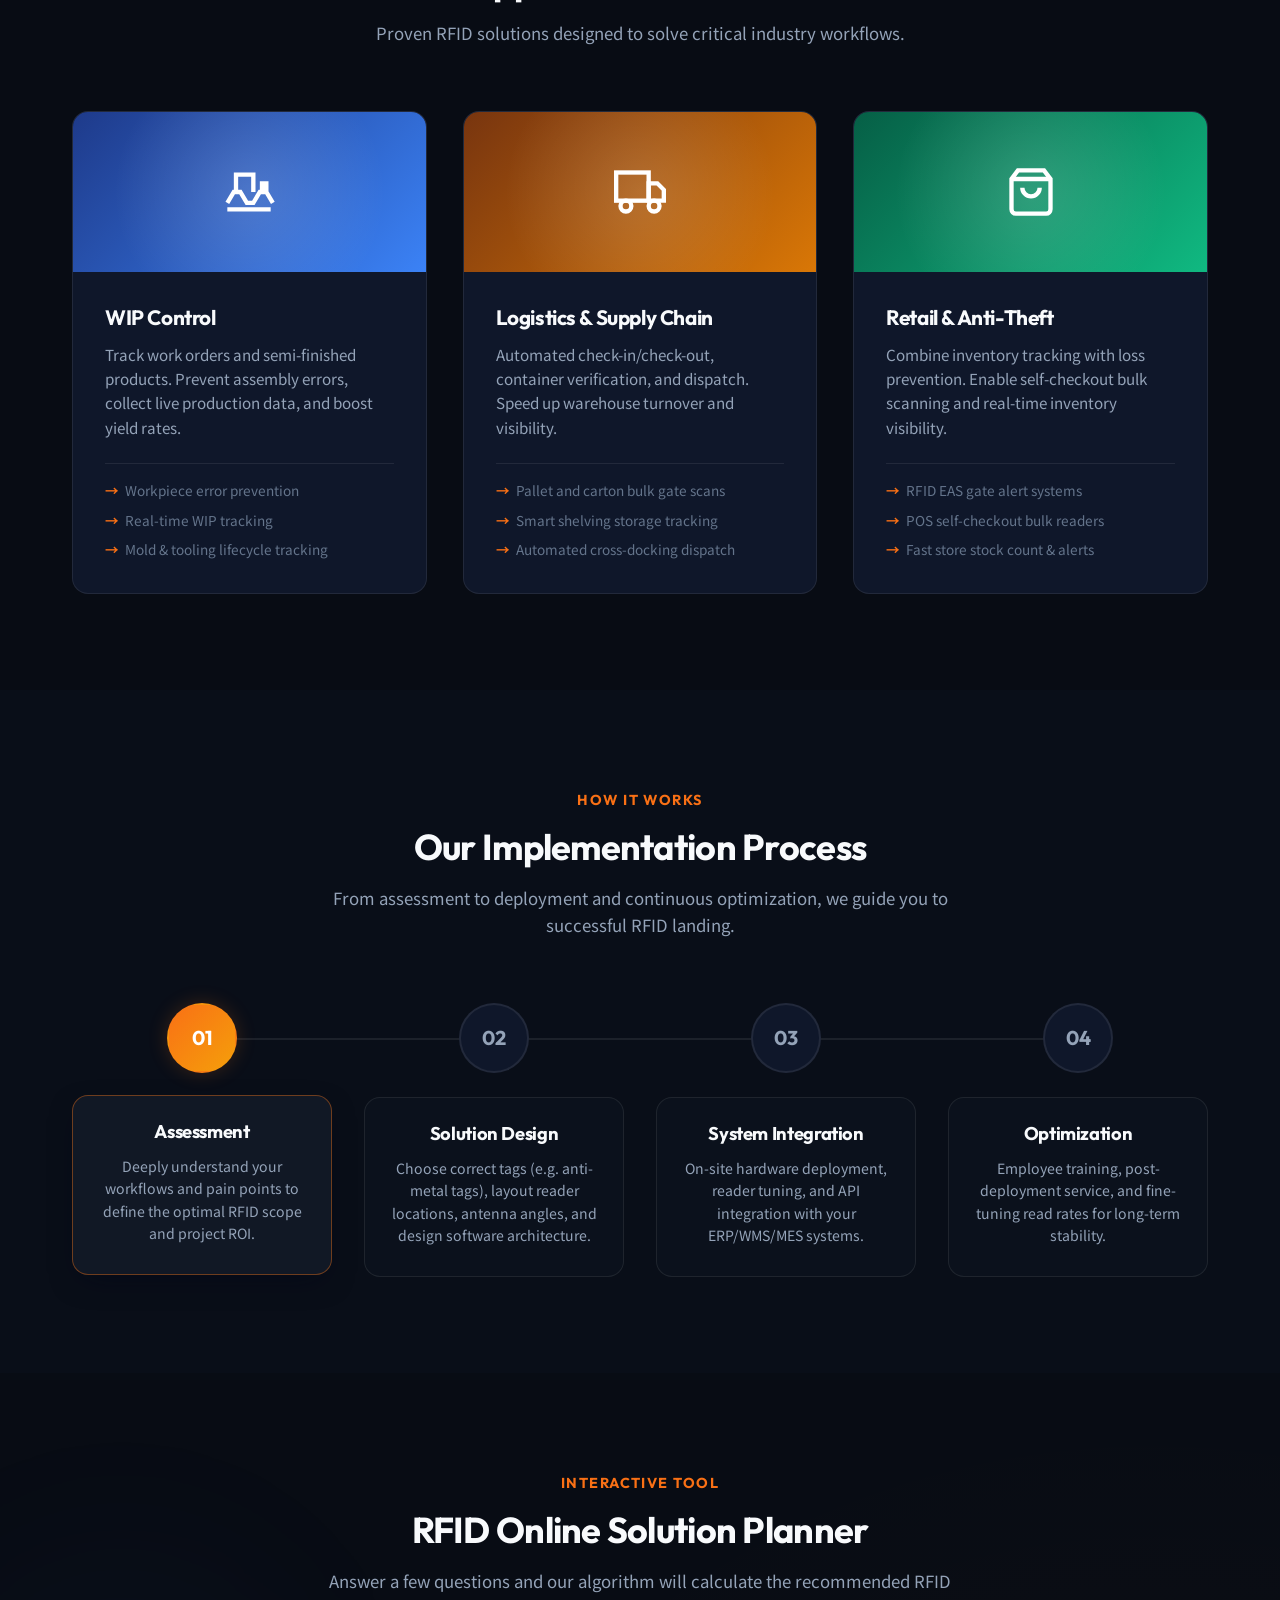
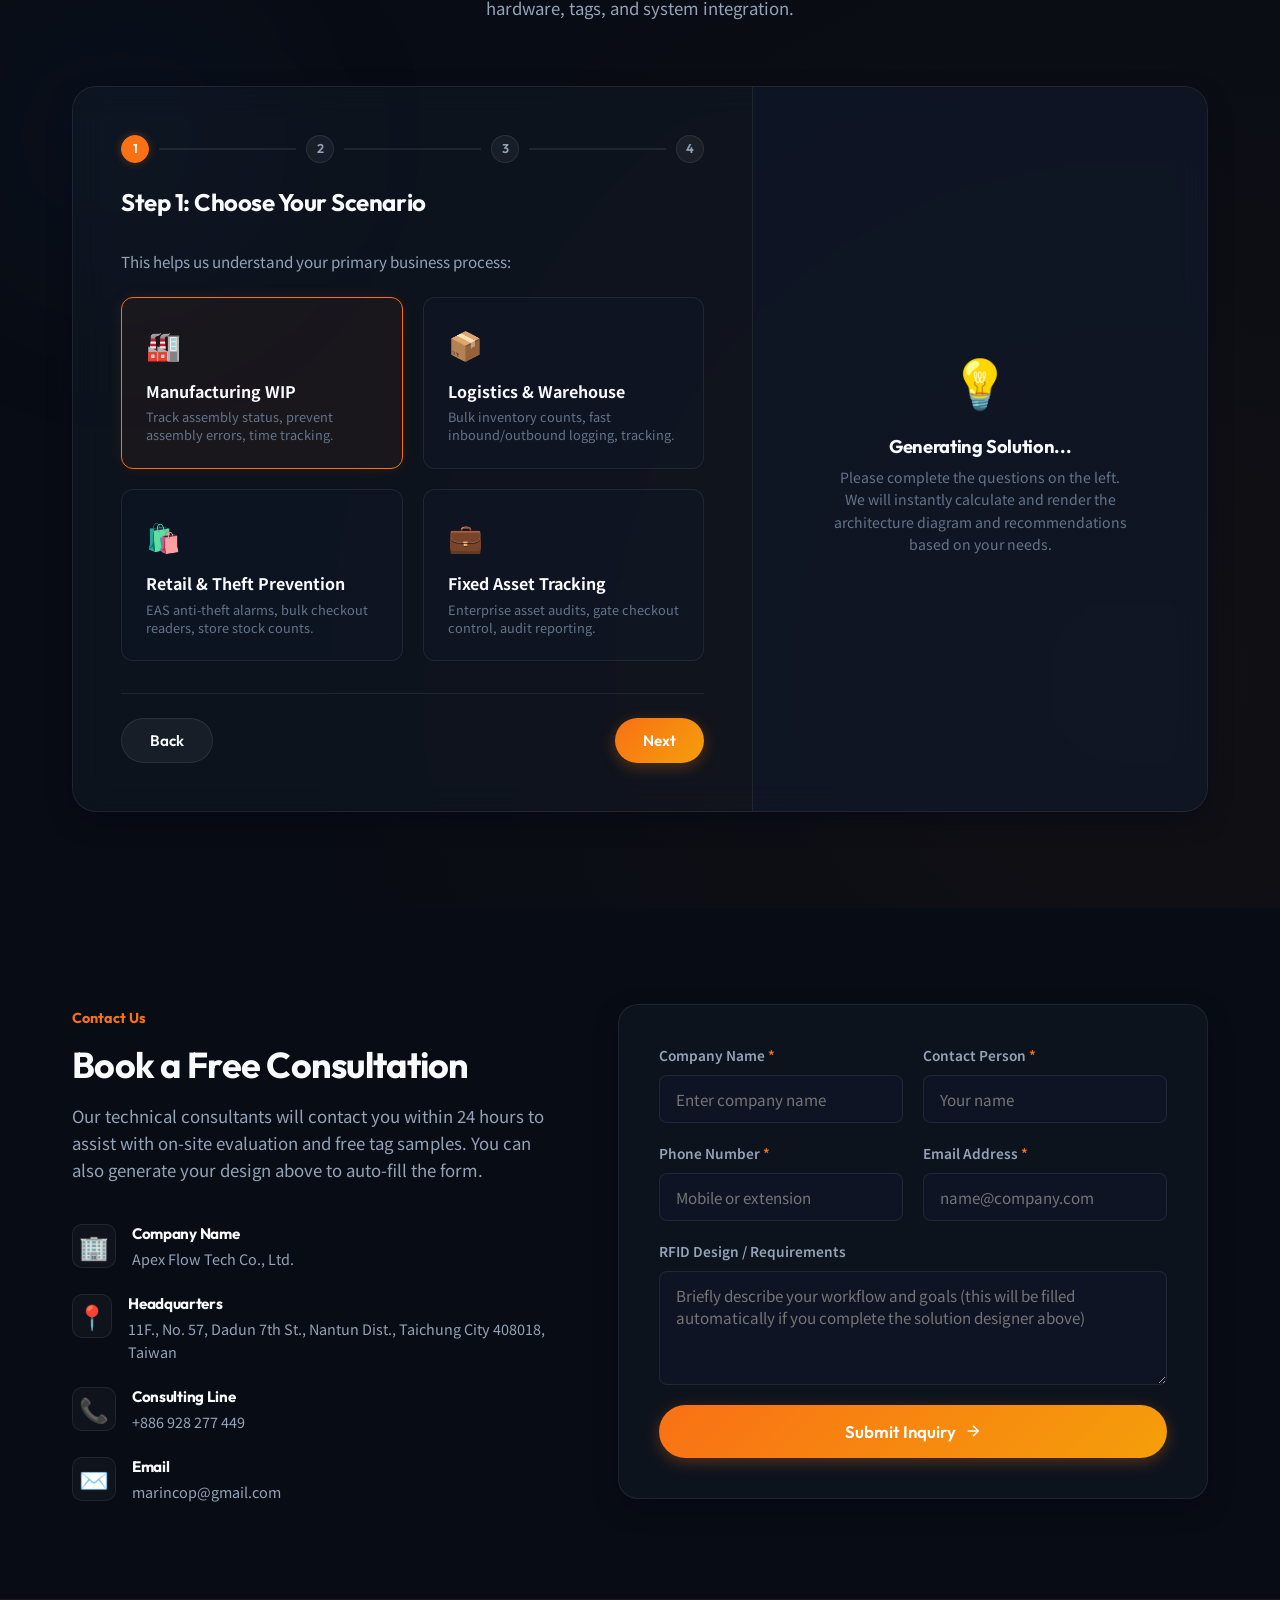
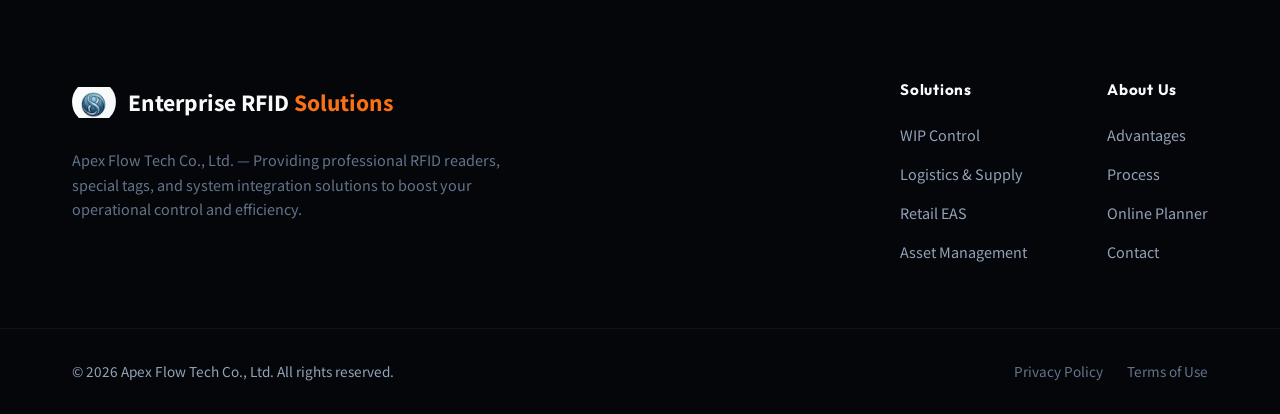
<file: index_en.html>
<!DOCTYPE html>
<html lang="en">
<head>
    <meta charset="UTF-8">
    <meta name="viewport" content="width=device-width, initial-scale=1.0">
    <title>Apex Flow Tech | Custom Enterprise RFID Solutions</title>
    <meta name="description" content="Apex Flow Tech Co., Ltd. specializes in WIP control, logistics supply chain, retail anti-theft, and asset management. We provide professional RFID tag selection, reader installation, and ERP/WMS/MES system integration.">
    <meta name="keywords" content="Apex Flow Tech, RFID System Integration, RFID Solutions, WIP Tracking, Logistics Supply Chain, Retail EAS, RFID Tags, RFID Readers">
    
    <!-- Google Fonts: Outfit (English headings) & Noto Sans TC (Traditional Chinese body/headings) -->
    <link rel="preconnect" href="https://fonts.googleapis.com">
    <link rel="preconnect" href="https://fonts.gstatic.com" crossorigin>
    <link href="https://fonts.googleapis.com/css2?family=Noto+Sans+TC:wght@300;400;500;700;900&family=Outfit:wght@300;400;600;700;800&display=swap" rel="stylesheet">
    
    <!-- Stylesheet -->
    <link rel="stylesheet" href="style.css">
</head>
<body>

    <!-- Header Navigation -->
    <header class="site-header" id="header">
        <div class="header-container">
            <a href="#" class="logo">
                <img src="logo.png" alt="Apex Flow Tech Logo" class="logo-img">
                <span class="logo-text">Enterprise RFID <span class="logo-highlight">Solutions</span></span>
            </a>
            
            <nav class="nav-menu" id="navMenu">
                <a href="#advantages" class="nav-link">Advantages</a>
                <a href="#scenarios" class="nav-link">Scenarios</a>
                <a href="#process" class="nav-link">Process</a>
                <a href="#designer" class="nav-link">Planner</a>
                <a href="#contact" class="nav-link">Contact</a>
            </nav>

            <div class="header-actions">
                <a href="index.html" class="lang-switch" id="langSwitch" aria-label="Switch Language">
                    <svg class="lang-icon" viewBox="0 0 24 24" fill="none" stroke="currentColor" stroke-width="2">
                        <circle cx="12" cy="12" r="10"></circle>
                        <line x1="2" y1="12" x2="22" y2="12"></line>
                        <path d="M12 2a15.3 15.3 0 0 1 4 10 15.3 15.3 0 0 1-4 10 15.3 15.3 0 0 1-4-10 15.3 15.3 0 0 1 4-10z"></path>
                    </svg>
                    <span>繁中</span>
                </a>
                <a href="#designer" class="btn btn-primary btn-header">Free Design</a>
                <button class="mobile-menu-toggle" id="menuToggle" aria-label="Toggle Menu">
                    <span></span>
                    <span></span>
                    <span></span>
                </button>
            </div>
        </div>
    </header>

    <main>
        <!-- Hero Section -->
        <section class="hero-section" id="hero">
            <div class="hero-bg-glow"></div>
            <div class="container hero-container">
                <div class="hero-content">
                    <div class="hero-badge">Apex Flow Tech</div>
                    <h1 class="hero-title">
                        Bring IoT to Life<br>
                        <span class="gradient-text">Ultimate Automation</span>
                    </h1>
                    <p class="hero-subtitle">
                        Solving your operational pain points in the shortest time at the lowest cost. Tailoring highly flexible RFID integration solutions to match your exact business needs.
                    </p>
                    <div class="hero-cta">
                        <a href="#designer" class="btn btn-primary btn-lg">Design Your Solution</a>
                        <a href="#process" class="btn btn-secondary btn-lg">View Steps</a>
                    </div>
                </div>

                <!-- Interactive Hero Live RFID Scanner Mockup -->
                <div class="hero-visual">
                    <div class="rfid-terminal-card">
                        <div class="card-header">
                            <div class="terminal-status">
                                <span class="status-indicator live"></span>
                                <span>RFID Live Terminal</span>
                            </div>
                            <div class="signal-strength">
                                <span>Signal: 99%</span>
                                <div class="signal-bars">
                                    <span class="bar fill"></span>
                                    <span class="bar fill"></span>
                                    <span class="bar fill"></span>
                                    <span class="bar fill"></span>
                                </div>
                            </div>
                        </div>
                        
                        <div class="scan-area">
                            <div class="radar-circle">
                                <div class="radar-line"></div>
                                <div class="radar-pulse"></div>
                                <svg class="rfid-tag-icon" viewBox="0 0 24 24" fill="none" stroke="currentColor" stroke-width="1.5">
                                    <rect x="2" y="5" width="20" height="14" rx="2"></rect>
                                    <path d="M6 9a3 3 0 0 1 0 6"></path>
                                    <path d="M8 7a6 6 0 0 1 0 10"></path>
                                    <path d="M18 9a3 3 0 0 0 0 6"></path>
                                    <path d="M16 7a6 6 0 0 0 0 10"></path>
                                    <circle cx="12" cy="12" r="1.5" fill="currentColor"></circle>
                                </svg>
                            </div>
                            <div class="scan-light"></div>
                        </div>

                        <div class="scan-results">
                            <div class="result-stats">
                                <div class="stat-box">
                                    <span class="stat-label">Total Scans</span>
                                    <span class="stat-value" id="scanCount">248</span>
                                </div>
                                <div class="stat-box">
                                    <span class="stat-label">Accuracy Rate</span>
                                    <span class="stat-value highlight">100%</span>
                                </div>
                            </div>
                            <div class="scanned-list-wrapper">
                                <div class="scanned-list" id="scannedList">
                                    <div class="scanned-item">
                                        <span class="item-tag-id">EPC: E2801191...08F2</span>
                                        <span class="item-type tag-type-logistics">Logistics Box</span>
                                        <span class="item-time">Just now</span>
                                    </div>
                                    <div class="scanned-item">
                                        <span class="item-tag-id">EPC: E2801191...A2C1</span>
                                        <span class="item-type tag-type-manufacture">WIP Part B4</span>
                                        <span class="item-time">1s ago</span>
                                    </div>
                                    <div class="scanned-item">
                                        <span class="item-tag-id">EPC: E2801191...77D4</span>
                                        <span class="item-type tag-type-retail">Anti-theft Tag</span>
                                        <span class="item-time">3s ago</span>
                                    </div>
                                </div>
                            </div>
                        </div>
                    </div>
                </div>
            </div>
        </section>

        <!-- Core Advantages -->
        <section class="advantages-section" id="advantages">
            <div class="container">
                <div class="section-header">
                    <h2 class="section-title">Core Advantages</h2>
                    <p class="section-subtitle">We transform complex RFID technology into out-of-the-box productivity tools for businesses.</p>
                </div>
                
                <div class="advantages-grid">
                    <div class="advantage-card">
                        <div class="advantage-icon-wrapper">
                            <!-- Speedometer icon -->
                            <svg class="advantage-icon" viewBox="0 0 24 24" fill="none" stroke="currentColor" stroke-width="2">
                                <path d="M12 2v4M12 18v4M4.93 4.93l2.83 2.83M16.24 16.24l2.83 2.83M2 12h4M18 12h4M4.93 19.07l2.83-2.83M16.24 7.76l2.83-2.83"></path>
                                <path d="M12 12m-6 0a6 6 0 1 0 12 0a6 6 0 1 0-12 0"></path>
                                <path d="M12 12l4-4"></path>
                            </svg>
                        </div>
                        <h3 class="advantage-title">Boost Efficiency</h3>
                        <p class="advantage-desc">Supports simultaneous bulk reading of hundreds of tags in seconds, reducing manual scanning and log time by over 80% to free up workforce.</p>
                    </div>

                    <div class="advantage-card">
                        <div class="advantage-icon-wrapper">
                            <!-- Plug icon -->
                            <svg class="advantage-icon" viewBox="0 0 24 24" fill="none" stroke="currentColor" stroke-width="2">
                                <path d="M18 10h-4V6c0-1.1-.9-2-2-2H8c-1.1 0-2 .9-2 2v4H2v2h4v8c0 1.1.9 2 2 2h4c1.1 0 2-.9 2-2v-8h4v-2z"></path>
                                <path d="M12 12V22"></path>
                            </svg>
                        </div>
                        <h3 class="advantage-title">Scalable Integration</h3>
                        <p class="advantage-desc">Provides standard APIs and middleware to seamlessly connect with existing ERP, WMS, or MES systems without starting from scratch.</p>
                    </div>

                    <div class="advantage-card">
                        <div class="advantage-icon-wrapper">
                            <!-- Signal/Radar check icon -->
                            <svg class="advantage-icon" viewBox="0 0 24 24" fill="none" stroke="currentColor" stroke-width="2">
                                <path d="M12 22c5.523 0 10-4.477 10-10S17.523 2 12 2 2 6.477 2 12s4.477 10 10 10z"></path>
                                <path d="M9 12l2 2 4-4"></path>
                            </svg>
                        </div>
                        <h3 class="advantage-title">High Precision Reading</h3>
                        <p class="advantage-desc">Proprietary signal filtering and anti-collision algorithms ensure 99.9%+ read accuracy, even in metal or liquid-rich environments.</p>
                    </div>
                </div>
            </div>
        </section>

        <!-- Application Scenarios -->
        <section class="scenarios-section" id="scenarios">
            <div class="container">
                <div class="section-header">
                    <h2 class="section-title">Application Scenarios</h2>
                    <p class="section-subtitle">Proven RFID solutions designed to solve critical industry workflows.</p>
                </div>

                <div class="scenarios-grid">
                    <!-- Scenario 1: Manufacturing -->
                    <div class="scenario-card">
                        <div class="scenario-banner manufacture-bg">
                            <!-- Factory icon -->
                            <svg class="scenario-banner-icon" viewBox="0 0 24 24" fill="none" stroke="currentColor" stroke-width="2">
                                <path d="M2 20h20M2 17l3-5h3l3 5h3l3-5h3l3 5M6 12V4h8v8M18 12V8h2v4"></path>
                            </svg>
                        </div>
                        <div class="scenario-body">
                            <h3 class="scenario-card-title">WIP Control</h3>
                            <p class="scenario-card-desc">Track work orders and semi-finished products. Prevent assembly errors, collect live production data, and boost yield rates.</p>
                            <ul class="scenario-list">
                                <li>Workpiece error prevention</li>
                                <li>Real-time WIP tracking</li>
                                <li>Mold & tooling lifecycle tracking</li>
                            </ul>
                        </div>
                    </div>

                    <!-- Scenario 2: Logistics & Warehouse -->
                    <div class="scenario-card">
                        <div class="scenario-banner logistics-bg">
                            <!-- Truck icon -->
                            <svg class="scenario-banner-icon" viewBox="0 0 24 24" fill="none" stroke="currentColor" stroke-width="2">
                                <rect x="1" y="3" width="15" height="13"></rect>
                                <polygon points="16 8 20 8 23 11 23 16 16 16 16 8"></polygon>
                                <circle cx="5.5" cy="18.5" r="2.5"></circle>
                                <circle cx="18.5" cy="18.5" r="2.5"></circle>
                            </svg>
                        </div>
                        <div class="scenario-body">
                            <h3 class="scenario-card-title">Logistics & Supply Chain</h3>
                            <p class="scenario-card-desc">Automated check-in/check-out, container verification, and dispatch. Speed up warehouse turnover and visibility.</p>
                            <ul class="scenario-list">
                                <li>Pallet and carton bulk gate scans</li>
                                <li>Smart shelving storage tracking</li>
                                <li>Automated cross-docking dispatch</li>
                            </ul>
                        </div>
                    </div>

                    <!-- Scenario 3: Retail Security -->
                    <div class="scenario-card">
                        <div class="scenario-banner retail-bg">
                            <!-- Shopping bag icon -->
                            <svg class="scenario-banner-icon" viewBox="0 0 24 24" fill="none" stroke="currentColor" stroke-width="2">
                                <path d="M6 2L3 6v14a2 2 0 0 0 2 2h14a2 2 0 0 0 2-2V6l-3-4z"></path>
                                <line x1="3" y1="6" x2="21" y2="6"></line>
                                <path d="M16 10a4 4 0 0 1-8 0"></path>
                            </svg>
                        </div>
                        <div class="scenario-body">
                            <h3 class="scenario-card-title">Retail & Anti-Theft</h3>
                            <p class="scenario-card-desc">Combine inventory tracking with loss prevention. Enable self-checkout bulk scanning and real-time inventory visibility.</p>
                            <ul class="scenario-list">
                                <li>RFID EAS gate alert systems</li>
                                <li>POS self-checkout bulk readers</li>
                                <li>Fast store stock count & alerts</li>
                            </ul>
                        </div>
                    </div>
                </div>
            </div>
        </section>

        <!-- Workflow / Process -->
        <section class="process-section" id="process">
            <div class="container">
                <div class="section-header">
                    <span class="section-badge">How It Works</span>
                    <h2 class="section-title">Our Implementation Process</h2>
                    <p class="section-subtitle">From assessment to deployment and continuous optimization, we guide you to successful RFID landing.</p>
                </div>

                <div class="process-stepper">
                    <div class="process-line"></div>
                    
                    <div class="process-step active" data-step="1">
                        <div class="step-num">01</div>
                        <div class="step-card">
                            <h3 class="step-title">Assessment</h3>
                            <p class="step-desc">Deeply understand your workflows and pain points to define the optimal RFID scope and project ROI.</p>
                        </div>
                    </div>

                    <div class="process-step" data-step="2">
                        <div class="step-num">02</div>
                        <div class="step-card">
                            <h3 class="step-title">Solution Design</h3>
                            <p class="step-desc">Choose correct tags (e.g. anti-metal tags), layout reader locations, antenna angles, and design software architecture.</p>
                        </div>
                    </div>

                    <div class="process-step" data-step="3">
                        <div class="step-num">03</div>
                        <div class="step-card">
                            <h3 class="step-title">System Integration</h3>
                            <p class="step-desc">On-site hardware deployment, reader tuning, and API integration with your ERP/WMS/MES systems.</p>
                        </div>
                    </div>

                    <div class="process-step" data-step="4">
                        <div class="step-num">04</div>
                        <div class="step-card">
                            <h3 class="step-title">Optimization</h3>
                            <p class="step-desc">Employee training, post-deployment service, and fine-tuning read rates for long-term stability.</p>
                        </div>
                    </div>
                </div>
            </div>
        </section>

        <!-- RFID Solution Designer Wizard -->
        <section class="designer-section" id="designer">
            <div class="designer-bg-glow-1"></div>
            <div class="designer-bg-glow-2"></div>
            <div class="container">
                <div class="section-header">
                    <span class="section-badge">Interactive Tool</span>
                    <h2 class="section-title">RFID Online Solution Planner</h2>
                    <p class="section-subtitle">Answer a few questions and our algorithm will calculate the recommended RFID hardware, tags, and system integration.</p>
                </div>

                <div class="designer-box">
                    <!-- Wizard Left Side: Questions -->
                    <div class="designer-wizard">
                        <div class="wizard-header">
                            <div class="wizard-steps-indicator">
                                <span class="indicator-dot active" data-step="1">1</span>
                                <span class="indicator-line"></span>
                                <span class="indicator-dot" data-step="2">2</span>
                                <span class="indicator-line"></span>
                                <span class="indicator-dot" data-step="3">3</span>
                                <span class="indicator-line"></span>
                                <span class="indicator-dot" data-step="4">4</span>
                            </div>
                            <h3 class="wizard-step-title" id="wizardQuestionTitle">Step 1: Choose Your Scenario</h3>
                        </div>

                        <div class="wizard-body">
                            <!-- Step 1 Pane -->
                            <div class="wizard-pane active" data-pane="1">
                                <p class="pane-help-text">This helps us understand your primary business process:</p>
                                <div class="option-grid">
                                    <label class="option-card">
                                        <input type="radio" name="opt-scenario" value="manufacture" checked>
                                        <div class="option-content">
                                            <span class="option-icon">🏭</span>
                                            <span class="option-label">Manufacturing WIP</span>
                                            <span class="option-sub">Track assembly status, prevent assembly errors, time tracking.</span>
                                        </div>
                                    </label>
                                    <label class="option-card">
                                        <input type="radio" name="opt-scenario" value="logistics">
                                        <div class="option-content">
                                            <span class="option-icon">📦</span>
                                            <span class="option-label">Logistics & Warehouse</span>
                                            <span class="option-sub">Bulk inventory counts, fast inbound/outbound logging, tracking.</span>
                                        </div>
                                    </label>
                                    <label class="option-card">
                                        <input type="radio" name="opt-scenario" value="retail">
                                        <div class="option-content">
                                            <span class="option-icon">🛍️</span>
                                            <span class="option-label">Retail & Theft Prevention</span>
                                            <span class="option-sub">EAS anti-theft alarms, bulk checkout readers, store stock counts.</span>
                                        </div>
                                    </label>
                                    <label class="option-card">
                                        <input type="radio" name="opt-scenario" value="assets">
                                        <div class="option-content">
                                            <span class="option-icon">💼</span>
                                            <span class="option-label">Fixed Asset Tracking</span>
                                            <span class="option-sub">Enterprise asset audits, gate checkout control, audit reporting.</span>
                                        </div>
                                    </label>
                                </div>
                            </div>

                            <!-- Step 2 Pane -->
                            <div class="wizard-pane" data-pane="2">
                                <p class="pane-help-text">The surface material of target items heavily affects radio wave propagation:</p>
                                <div class="option-grid">
                                    <label class="option-card">
                                        <input type="radio" name="opt-material" value="metal" checked>
                                        <div class="option-content">
                                            <span class="option-icon">🔩</span>
                                            <span class="option-label">Metal Surface / Parts</span>
                                            <span class="option-sub">High EM interference. Requires dedicated anti-metal mount tags.</span>
                                        </div>
                                    </label>
                                    <label class="option-card">
                                        <input type="radio" name="opt-material" value="liquid">
                                        <div class="option-content">
                                            <span class="option-icon">🧪</span>
                                            <span class="option-label">Liquid Containers / Wet</span>
                                            <span class="option-sub">Water absorbs high frequencies. Requires specialised antenna tuning.</span>
                                        </div>
                                    </label>
                                    <label class="option-card">
                                        <input type="radio" name="opt-material" value="standard">
                                        <div class="option-content">
                                            <span class="option-icon">📄</span>
                                            <span class="option-label">Paper / Plastic / Carton</span>
                                            <span class="option-sub">Standard RF environment. Standard thin printable tags are ideal.</span>
                                        </div>
                                    </label>
                                    <label class="option-card">
                                        <input type="radio" name="opt-material" value="fabric">
                                        <div class="option-content">
                                            <span class="option-icon">👕</span>
                                            <span class="option-label">Fabric / Apparel / Soft</span>
                                            <span class="option-sub">Requires soft, flexible tags capable of high-temp wash cycles.</span>
                                        </div>
                                    </label>
                                </div>
                            </div>

                            <!-- Step 3 Pane -->
                            <div class="wizard-pane" data-pane="3">
                                <p class="pane-help-text">The maximum distance between the tags and reader hardware:</p>
                                <div class="option-grid">
                                    <label class="option-card">
                                        <input type="radio" name="opt-range" value="short" checked>
                                        <div class="option-content">
                                            <span class="option-icon">🎯</span>
                                            <span class="option-label">Short Range (< 0.5m)</span>
                                            <span class="option-sub">Close-range scans, desktop checkout pads, single station registration.</span>
                                        </div>
                                    </label>
                                    <label class="option-card">
                                        <input type="radio" name="opt-range" value="mid">
                                        <div class="option-content">
                                            <span class="option-icon">📶</span>
                                            <span class="option-label">Mid Range (1 to 3m)</span>
                                            <span class="option-sub">Conveyor scans, mid-range access points, workbench scanning.</span>
                                        </div>
                                    </label>
                                    <label class="option-card">
                                        <input type="radio" name="opt-range" value="long">
                                        <div class="option-content">
                                            <span class="option-icon">🚀</span>
                                            <span class="option-label">Long Range (> 3m)</span>
                                            <span class="option-sub">Warehouse portal gates, vehicle checkups, wide-area audits.</span>
                                        </div>
                                    </label>
                                </div>
                            </div>

                            <!-- Step 4 Pane -->
                            <div class="wizard-pane" data-pane="4">
                                <p class="pane-help-text">What is your primary software system? This determines the API integration:</p>
                                <div class="option-grid">
                                    <label class="option-card">
                                        <input type="radio" name="opt-system" value="erp" checked>
                                        <div class="option-content">
                                            <span class="option-icon">💻</span>
                                            <span class="option-label">Existing ERP System</span>
                                            <span class="option-sub">SAP, Oracle, or proprietary web interfaces requiring inventory sync.</span>
                                        </div>
                                    </label>
                                    <label class="option-card">
                                        <input type="radio" name="opt-system" value="mes">
                                        <div class="option-content">
                                            <span class="option-icon">⚙️</span>
                                            <span class="option-label">MES System</span>
                                            <span class="option-sub">Requires sub-second tag scans and PLC actuators trigger.</span>
                                        </div>
                                    </label>
                                    <label class="option-card">
                                        <input type="radio" name="opt-system" value="wms">
                                        <div class="option-content">
                                            <span class="option-icon">🗄️</span>
                                            <span class="option-label">WMS System</span>
                                            <span class="option-sub">Integrates with storage slots, locations, and batch checkouts.</span>
                                        </div>
                                    </label>
                                    <label class="option-card">
                                        <input type="radio" name="opt-system" value="none">
                                        <div class="option-content">
                                            <span class="option-icon">📱</span>
                                            <span class="option-label">None / Standalone</span>
                                            <span class="option-sub">Use Apex Flow Tech's turnkey standalone web & mobile software suite.</span>
                                        </div>
                                    </label>
                                </div>
                            </div>
                        </div>

                        <div class="wizard-footer">
                            <button class="btn btn-secondary btn-wizard-back" id="btnWizardBack" disabled>Back</button>
                            <button class="btn btn-primary btn-wizard-next" id="btnWizardNext">Next</button>
                        </div>
                    </div>

                    <!-- Wizard Right Side: Dynamic Solution Result -->
                    <div class="designer-result" id="designerResult">
                        <div class="result-placeholder" id="resultPlaceholder">
                            <div class="placeholder-icon">💡</div>
                            <h4>Generating Solution...</h4>
                            <p>Please complete the questions on the left. We will instantly calculate and render the architecture diagram and recommendations based on your needs.</p>
                        </div>
                        
                        <div class="result-display hidden" id="resultDisplay">
                            <h4 class="result-title">🎯 Your Recommended RFID Solution</h4>
                            
                            <!-- Dynamic SVG Architecture diagram -->
                            <div class="result-diagram-container">
                                <svg class="result-svg-diagram" id="resultSvg" viewBox="0 0 400 160">
                                    <!-- Will be injected by JS dynamically -->
                                </svg>
                            </div>

                            <div class="recommendations">
                                <div class="rec-group">
                                    <h5>🏷️ Recommended Tag</h5>
                                    <p id="recTag">Loading...</p>
                                </div>
                                <div class="rec-group">
                                    <h5>📡 Recommended Hardware</h5>
                                    <p id="recHardware">Loading...</p>
                                </div>
                                <div class="rec-group">
                                    <h5>🔌 System Integration</h5>
                                    <p id="recIntegration">Loading...</p>
                                </div>
                            </div>

                            <div class="result-actions">
                                <button class="btn btn-primary btn-block" id="btnApplySolution">Apply to Inquiry Form</button>
                            </div>
                        </div>
                    </div>
                </div>
            </div>
        </section>

        <!-- Contact / Consultation Booking Form -->
        <section class="contact-section" id="contact">
            <div class="container contact-container">
                <div class="contact-info">
                    <span class="contact-badge">Contact Us</span>
                    <h2 class="contact-title">Book a Free Consultation</h2>
                    <p class="contact-text">
                        Our technical consultants will contact you within 24 hours to assist with on-site evaluation and free tag samples. You can also generate your design above to auto-fill the form.
                    </p>
                    
                    <div class="contact-details">
                        <div class="detail-item">
                            <span class="detail-icon">🏢</span>
                            <div>
                                <h5>Company Name</h5>
                                <p>Apex Flow Tech Co., Ltd.</p>
                            </div>
                        </div>
                        <div class="detail-item">
                            <span class="detail-icon">📍</span>
                            <div>
                                <h5>Headquarters</h5>
                                <p>11F., No. 57, Dadun 7th St., Nantun Dist., Taichung City 408018, Taiwan</p>
                            </div>
                        </div>
                        <div class="detail-item">
                            <span class="detail-icon">📞</span>
                            <div>
                                <h5>Consulting Line</h5>
                                <p><a href="tel:+886928277449" style="color: inherit; text-decoration: none; transition: var(--transition-smooth);" onmouseover="this.style.color='var(--primary)'" onmouseout="this.style.color='inherit'">+886 928 277 449</a></p>
                            </div>
                        </div>
                        <div class="detail-item">
                            <span class="detail-icon">✉️</span>
                            <div>
                                <h5>Email</h5>
                                <p><a href="mailto:marincop@gmail.com" style="color: inherit; text-decoration: none; transition: var(--transition-smooth);" onmouseover="this.style.color='var(--primary)'" onmouseout="this.style.color='inherit'">marincop@gmail.com</a></p>
                            </div>
                        </div>
                    </div>
                </div>

                <div class="contact-form-wrapper">
                    <form class="contact-form" id="consultationForm">
                        <div class="form-row">
                            <div class="form-group">
                                <label for="formCompany">Company Name <span class="required">*</span></label>
                                <input type="text" id="formCompany" placeholder="Enter company name" required>
                            </div>
                            <div class="form-group">
                                <label for="formContact">Contact Person <span class="required">*</span></label>
                                <input type="text" id="formContact" placeholder="Your name" required>
                            </div>
                        </div>

                        <div class="form-row">
                            <div class="form-group">
                                <label for="formPhone">Phone Number <span class="required">*</span></label>
                                <input type="tel" id="formPhone" placeholder="Mobile or extension" required>
                            </div>
                            <div class="form-group">
                                <label for="formEmail">Email Address <span class="required">*</span></label>
                                <input type="email" id="formEmail" placeholder="name@company.com" required>
                            </div>
                        </div>

                        <div class="form-group">
                            <label for="formSummary">RFID Design / Requirements</label>
                            <textarea id="formSummary" rows="4" placeholder="Briefly describe your workflow and goals (this will be filled automatically if you complete the solution designer above)"></textarea>
                        </div>

                        <button type="submit" class="btn btn-primary btn-block btn-lg" id="btnSubmitForm">
                            <span>Submit Inquiry</span>
                            <svg class="submit-arrow" viewBox="0 0 24 24" fill="none" stroke="currentColor" stroke-width="2">
                                <line x1="5" y1="12" x2="19" y2="12"></line>
                                <polyline points="12 5 19 12 12 19"></polyline>
                            </svg>
                        </button>
                    </form>
                </div>
            </div>
        </section>
    </main>

    <!-- Footer -->
    <footer class="site-footer">
        <div class="container footer-container">
            <div class="footer-brand">
                <a href="#" class="logo footer-logo">
                    <img src="logo.png" alt="Apex Flow Tech Logo" class="logo-img">
                    <span class="logo-text">Enterprise RFID <span class="logo-highlight">Solutions</span></span>
                </a>
                <p class="footer-slogan">Apex Flow Tech Co., Ltd. — Providing professional RFID readers, special tags, and system integration solutions to boost your operational control and efficiency.</p>
            </div>
            
            <div class="footer-links-group">
                <div class="footer-links">
                    <h4>Solutions</h4>
                    <a href="#scenarios">WIP Control</a>
                    <a href="#scenarios">Logistics & Supply</a>
                    <a href="#scenarios">Retail EAS</a>
                    <a href="#scenarios">Asset Management</a>
                </div>
                
                <div class="footer-links">
                    <h4>About Us</h4>
                    <a href="#advantages">Advantages</a>
                    <a href="#process">Process</a>
                    <a href="#designer">Online Planner</a>
                    <a href="#contact">Contact</a>
                </div>
            </div>
        </div>
        <div class="footer-bottom">
            <div class="container footer-bottom-container">
                <p>&copy; 2026 Apex Flow Tech Co., Ltd. All rights reserved.</p>
                <div class="footer-legal">
                    <a href="#">Privacy Policy</a>
                    <a href="#">Terms of Use</a>
                </div>
            </div>
        </div>
    </footer>

    <!-- Interactive success popup toast -->
    <div class="toast-container" id="toastContainer"></div>

    <!-- JS -->
    <script src="app.js"></script>
</body>
</html>
</file>
<file: style.css>
/* 
   澤銳科技-企業RFID 整合解決方案 - Brand Style Sheet 
   Tech Slate Theme with Vibrant Orange Accents
*/

:root {
    /* Color Palette */
    --bg-base: #080c14;
    --bg-surface: #0f172a;
    --bg-surface-light: #1e293b;
    --border-color: rgba(255, 255, 255, 0.08);
    --border-hover: rgba(249, 115, 22, 0.4);
    
    --primary-hsl: 24, 95%, 53%; /* #f97316 */
    --primary: hsl(var(--primary-hsl));
    --primary-hover: #ea580c;
    --primary-glow: rgba(249, 115, 22, 0.15);
    
    --accent-hsl: 38, 92%, 50%; /* #f59e0b */
    --accent: hsl(var(--accent-hsl));
    
    --success: #10b981;
    --success-glow: rgba(16, 185, 129, 0.15);
    
    --text-primary: #f8fafc;
    --text-secondary: #94a3b8;
    --text-muted: #64748b;
    
    /* Typography */
    --font-heading: 'Outfit', 'Noto Sans TC', sans-serif;
    --font-body: 'Noto Sans TC', sans-serif;
    
    /* Transitions & Shadows */
    --transition-smooth: all 0.3s cubic-bezier(0.4, 0, 0.2, 1);
    --transition-spring: all 0.5s cubic-bezier(0.175, 0.885, 0.32, 1.275);
    --shadow-premium: 0 10px 30px -10px rgba(2, 6, 23, 0.7);
    --shadow-glow: 0 0 20px rgba(249, 115, 22, 0.2);
}

/* --- Base & Reset --- */
* {
    box-sizing: border-box;
    margin: 0;
    padding: 0;
}

html {
    scroll-behavior: smooth;
    scroll-padding-top: 80px;
    font-size: 16px;
}

body {
    background-color: var(--bg-base);
    color: var(--text-primary);
    font-family: var(--font-body);
    line-height: 1.6;
    overflow-x: hidden;
    -webkit-font-smoothing: antialiased;
}

/* --- Typography Utilities --- */
h1, h2, h3, h4, h5, h6 {
    font-family: var(--font-heading);
    font-weight: 700;
    line-height: 1.25;
    letter-spacing: -0.02em;
}

p {
    color: var(--text-secondary);
}

.gradient-text {
    background: linear-gradient(135deg, var(--primary) 0%, var(--accent) 100%);
    -webkit-background-clip: text;
    -webkit-text-fill-color: transparent;
    background-clip: text;
}

/* --- Layout Elements --- */
.container {
    width: 100%;
    max-width: 1200px;
    margin: 0 auto;
    padding: 0 2rem;
}

section {
    padding: 6rem 0;
    position: relative;
}

/* --- Buttons --- */
.btn {
    display: inline-flex;
    align-items: center;
    justify-content: center;
    padding: 0.75rem 1.75rem;
    font-family: var(--font-heading);
    font-weight: 600;
    font-size: 0.95rem;
    border-radius: 50px;
    border: none;
    cursor: pointer;
    transition: var(--transition-smooth);
    text-decoration: none;
    gap: 0.5rem;
}

.btn-primary {
    background: linear-gradient(135deg, var(--primary) 0%, var(--accent) 100%);
    color: #ffffff;
    box-shadow: 0 4px 15px rgba(249, 115, 22, 0.3);
}

.btn-primary:hover {
    transform: translateY(-2px);
    box-shadow: 0 8px 25px rgba(249, 115, 22, 0.5);
    background: linear-gradient(135deg, #ea580c 0%, #d97706 100%);
}

.btn-primary:active {
    transform: translateY(0);
}

.btn-secondary {
    background: rgba(255, 255, 255, 0.05);
    color: var(--text-primary);
    border: 1px solid var(--border-color);
}

.btn-secondary:hover {
    background: rgba(255, 255, 255, 0.1);
    border-color: rgba(255, 255, 255, 0.2);
    transform: translateY(-2px);
}

.btn-lg {
    padding: 1rem 2.25rem;
    font-size: 1.05rem;
}

.btn-block {
    display: flex;
    width: 100%;
}

/* --- Header / Navigation --- */
.site-header {
    position: fixed;
    top: 0;
    left: 0;
    right: 0;
    z-index: 1000;
    background: rgba(8, 12, 20, 0.75);
    backdrop-filter: blur(16px);
    -webkit-backdrop-filter: blur(16px);
    border-bottom: 1px solid var(--border-color);
    transition: var(--transition-smooth);
}

.site-header.scrolled {
    background: rgba(8, 12, 20, 0.95);
    padding: 0.5rem 0;
}

.header-container {
    display: flex;
    align-items: center;
    justify-content: space-between;
    height: 80px;
    max-width: 1200px;
    margin: 0 auto;
    padding: 0 2rem;
}

.logo {
    display: flex;
    align-items: center;
    gap: 0.75rem;
    text-decoration: none;
    color: var(--text-primary);
    font-weight: 800;
    font-size: 1.3rem;
}

.logo-badge {
    background: linear-gradient(135deg, var(--primary) 0%, var(--accent) 100%);
    color: white;
    width: 32px;
    height: 32px;
    display: flex;
    align-items: center;
    justify-content: center;
    border-radius: 8px;
    font-family: var(--font-heading);
    font-weight: 800;
    font-size: 1.1rem;
    box-shadow: var(--shadow-glow);
}

.logo-img {
    width: 44px;
    height: 44px;
    object-fit: contain;
    border-radius: 50%;
}

.logo-highlight {
    color: var(--primary);
}

.nav-menu {
    display: flex;
    align-items: center;
    gap: 2.25rem;
}

.nav-link {
    color: var(--text-secondary);
    text-decoration: none;
    font-weight: 500;
    font-size: 0.95rem;
    transition: var(--transition-smooth);
    position: relative;
    padding: 0.25rem 0;
}

.nav-link:hover {
    color: var(--text-primary);
}

.nav-link::after {
    content: '';
    position: absolute;
    bottom: 0;
    left: 0;
    width: 0;
    height: 2px;
    background: var(--primary);
    transition: var(--transition-smooth);
}

.nav-link:hover::after {
    width: 100%;
}

.header-actions {
    display: flex;
    align-items: center;
    gap: 1.25rem;
}

.lang-switch {
    display: flex;
    align-items: center;
    gap: 0.4rem;
    background: none;
    border: none;
    color: var(--text-secondary);
    cursor: pointer;
    font-family: var(--font-heading);
    font-weight: 600;
    font-size: 0.85rem;
    padding: 0.5rem;
    border-radius: 8px;
    transition: var(--transition-smooth);
    text-decoration: none;
}

.lang-switch:hover {
    color: var(--text-primary);
    background: rgba(255, 255, 255, 0.05);
}

.lang-icon {
    width: 16px;
    height: 16px;
}

.mobile-menu-toggle {
    display: none;
    flex-direction: column;
    justify-content: space-between;
    width: 24px;
    height: 18px;
    background: none;
    border: none;
    cursor: pointer;
    z-index: 1001;
}

.mobile-menu-toggle span {
    display: block;
    width: 100%;
    height: 2px;
    background-color: var(--text-primary);
    border-radius: 2px;
    transition: var(--transition-smooth);
}

/* --- Hero Section --- */
.hero-section {
    padding-top: 10rem;
    padding-bottom: 8rem;
    background: radial-gradient(circle at 10% 20%, rgba(249, 115, 22, 0.05) 0%, transparent 50%);
}

.hero-bg-glow {
    position: absolute;
    top: -20%;
    right: -10%;
    width: 600px;
    height: 600px;
    background: radial-gradient(circle, rgba(245, 158, 11, 0.08) 0%, transparent 70%);
    filter: blur(80px);
    pointer-events: none;
}

.hero-container {
    display: grid;
    grid-template-columns: 1.1fr 0.9fr;
    gap: 4rem;
    align-items: center;
}

.hero-badge {
    display: inline-block;
    padding: 0.4rem 1.2rem;
    background: rgba(249, 115, 22, 0.1);
    border: 1px solid rgba(249, 115, 22, 0.2);
    color: var(--primary);
    border-radius: 50px;
    font-size: 0.85rem;
    font-weight: 600;
    margin-bottom: 1.5rem;
    letter-spacing: 0.05em;
    animation: pulseGlow 3s infinite alternate;
}

.hero-title {
    font-size: 3.5rem;
    line-height: 1.15;
    margin-bottom: 1.5rem;
}

.hero-subtitle {
    font-size: 1.15rem;
    margin-bottom: 2.5rem;
    max-width: 550px;
}

.hero-cta {
    display: flex;
    gap: 1.25rem;
}

/* --- Hero Scanner Mockup --- */
.hero-visual {
    position: relative;
    display: flex;
    justify-content: center;
    align-items: center;
}

.rfid-terminal-card {
    background: rgba(30, 41, 59, 0.45);
    border: 1px solid var(--border-color);
    border-radius: 20px;
    width: 100%;
    max-width: 420px;
    padding: 1.5rem;
    box-shadow: var(--shadow-premium);
    backdrop-filter: blur(12px);
    -webkit-backdrop-filter: blur(12px);
    position: relative;
    overflow: hidden;
}

.rfid-terminal-card::before {
    content: '';
    position: absolute;
    top: 0;
    left: 0;
    right: 0;
    height: 1px;
    background: linear-gradient(90deg, transparent, rgba(255, 255, 255, 0.15), transparent);
}

.card-header {
    display: flex;
    justify-content: space-between;
    align-items: center;
    border-bottom: 1px solid var(--border-color);
    padding-bottom: 1rem;
    margin-bottom: 1.25rem;
}

.terminal-status {
    display: flex;
    align-items: center;
    gap: 0.5rem;
    font-family: var(--font-heading);
    font-size: 0.85rem;
    font-weight: 600;
    color: var(--text-primary);
}

.status-indicator {
    width: 8px;
    height: 8px;
    border-radius: 50%;
    background-color: var(--text-muted);
}

.status-indicator.live {
    background-color: var(--success);
    box-shadow: 0 0 10px var(--success);
    animation: blink 1.5s infinite;
}

.signal-strength {
    display: flex;
    align-items: center;
    gap: 0.5rem;
    font-size: 0.75rem;
    color: var(--text-secondary);
}

.signal-bars {
    display: flex;
    align-items: flex-end;
    gap: 2px;
    height: 12px;
}

.signal-bars .bar {
    width: 2px;
    background-color: var(--text-muted);
    border-radius: 1px;
}

.signal-bars .bar.fill {
    background-color: var(--success);
}

.signal-bars .bar:nth-child(1) { height: 3px; }
.signal-bars .bar:nth-child(2) { height: 6px; }
.signal-bars .bar:nth-child(3) { height: 9px; }
.signal-bars .bar:nth-child(4) { height: 12px; }

.scan-area {
    height: 160px;
    background: rgba(15, 23, 42, 0.6);
    border: 1px dashed rgba(255, 255, 255, 0.1);
    border-radius: 12px;
    display: flex;
    align-items: center;
    justify-content: center;
    position: relative;
    overflow: hidden;
    margin-bottom: 1.25rem;
}

.radar-circle {
    width: 110px;
    height: 110px;
    border: 1px solid rgba(249, 115, 22, 0.2);
    border-radius: 50%;
    display: flex;
    align-items: center;
    justify-content: center;
    position: relative;
    background: radial-gradient(circle, rgba(249, 115, 22, 0.05) 0%, transparent 80%);
}

.radar-circle::before {
    content: '';
    position: absolute;
    width: 70px;
    height: 70px;
    border: 1px solid rgba(249, 115, 22, 0.1);
    border-radius: 50%;
}

.radar-line {
    position: absolute;
    top: 50%;
    left: 50%;
    width: 50%;
    height: 2px;
    background: linear-gradient(90deg, var(--primary), transparent);
    transform-origin: left center;
    animation: rotate 4s linear infinite;
}

.radar-pulse {
    position: absolute;
    width: 100%;
    height: 100%;
    border-radius: 50%;
    border: 1px solid var(--primary);
    opacity: 0;
    animation: radarPulse 2s cubic-bezier(0.25, 0, 0, 1) infinite;
}

.rfid-tag-icon {
    width: 32px;
    height: 32px;
    color: var(--primary);
    z-index: 2;
    animation: pulseScale 2s ease-in-out infinite;
}

.scan-light {
    position: absolute;
    top: 0;
    left: 0;
    right: 0;
    height: 40px;
    background: linear-gradient(180deg, rgba(249, 115, 22, 0.15) 0%, transparent 100%);
    animation: scanMove 2.5s ease-in-out infinite;
    pointer-events: none;
}

.scan-results {
    background: rgba(15, 23, 42, 0.4);
    border-radius: 12px;
    padding: 1rem;
}

.result-stats {
    display: grid;
    grid-template-columns: 1fr 1fr;
    gap: 1rem;
    border-bottom: 1px solid var(--border-color);
    padding-bottom: 0.75rem;
    margin-bottom: 0.75rem;
}

.stat-box {
    display: flex;
    flex-direction: column;
}

.stat-label {
    font-size: 0.75rem;
    color: var(--text-secondary);
}

.stat-value {
    font-family: var(--font-heading);
    font-size: 1.4rem;
    font-weight: 700;
    color: var(--text-primary);
}

.stat-value.highlight {
    color: var(--success);
}

.scanned-list-wrapper {
    height: 110px;
    overflow-y: hidden;
    position: relative;
}

.scanned-list {
    display: flex;
    flex-direction: column;
    gap: 0.5rem;
    position: absolute;
    width: 100%;
    transition: transform 0.5s ease;
}

.scanned-item {
    display: flex;
    align-items: center;
    justify-content: space-between;
    background: rgba(255, 255, 255, 0.03);
    border: 1px solid var(--border-color);
    padding: 0.5rem 0.75rem;
    border-radius: 8px;
    font-size: 0.75rem;
    animation: slideIn 0.3s ease-out;
}

.item-tag-id {
    font-family: var(--font-heading);
    color: var(--text-secondary);
}

.item-type {
    font-weight: 600;
    padding: 0.1rem 0.4rem;
    border-radius: 4px;
    font-size: 0.65rem;
}

.tag-type-logistics {
    background: rgba(245, 158, 11, 0.15);
    color: var(--accent);
}

.tag-type-manufacture {
    background: rgba(59, 130, 246, 0.15);
    color: #60a5fa;
}

.tag-type-retail {
    background: rgba(16, 185, 129, 0.15);
    color: var(--success);
}

.item-time {
    color: var(--text-muted);
}

/* --- Section Headers --- */
.section-header {
    text-align: center;
    max-width: 650px;
    margin: 0 auto 4rem auto;
    position: relative;
    z-index: 2;
}

.section-badge {
    color: var(--primary);
    font-family: var(--font-heading);
    font-weight: 700;
    font-size: 0.9rem;
    text-transform: uppercase;
    letter-spacing: 0.1em;
    display: inline-block;
    margin-bottom: 0.75rem;
}

.section-title {
    font-size: 2.25rem;
    margin-bottom: 1rem;
    color: var(--text-primary);
}

.section-subtitle {
    font-size: 1.05rem;
    color: var(--text-secondary);
}

/* --- Core Advantages --- */
.advantages-grid {
    display: grid;
    grid-template-columns: repeat(3, 1fr);
    gap: 2.25rem;
}

.advantage-card {
    background: rgba(30, 41, 59, 0.3);
    border: 1px solid var(--border-color);
    padding: 2.5rem 2rem;
    border-radius: 16px;
    transition: var(--transition-spring);
    position: relative;
    overflow: hidden;
}

.advantage-card::before {
    content: '';
    position: absolute;
    top: 0;
    left: 0;
    width: 4px;
    height: 100%;
    background: linear-gradient(180deg, var(--primary), var(--accent));
    opacity: 0;
    transition: var(--transition-smooth);
}

.advantage-card:hover {
    transform: translateY(-5px);
    border-color: var(--border-hover);
    background: rgba(30, 41, 59, 0.5);
    box-shadow: var(--shadow-premium);
}

.advantage-card:hover::before {
    opacity: 1;
}

.advantage-icon-wrapper {
    background: rgba(249, 115, 22, 0.08);
    border-radius: 12px;
    width: 48px;
    height: 48px;
    display: flex;
    align-items: center;
    justify-content: center;
    color: var(--primary);
    margin-bottom: 1.5rem;
    transition: var(--transition-smooth);
}

.advantage-card:hover .advantage-icon-wrapper {
    background: var(--primary);
    color: white;
    transform: scale(1.05);
}

.advantage-icon {
    width: 24px;
    height: 24px;
}

.advantage-title {
    font-size: 1.3rem;
    margin-bottom: 1rem;
}

.advantage-desc {
    font-size: 0.95rem;
    color: var(--text-secondary);
}

/* --- Application Scenarios --- */
.scenarios-grid {
    display: grid;
    grid-template-columns: repeat(3, 1fr);
    gap: 2.25rem;
}

.scenario-card {
    background: var(--bg-surface);
    border: 1px solid var(--border-color);
    border-radius: 16px;
    overflow: hidden;
    transition: var(--transition-smooth);
    display: flex;
    flex-direction: column;
}

.scenario-card:hover {
    border-color: var(--border-hover);
    transform: translateY(-4px);
    box-shadow: var(--shadow-premium);
}

.scenario-banner {
    height: 160px;
    display: flex;
    align-items: center;
    justify-content: center;
    position: relative;
    overflow: hidden;
}

.scenario-banner-icon {
    width: 52px;
    height: 52px;
    color: white;
    z-index: 2;
    transition: var(--transition-spring);
}

.scenario-card:hover .scenario-banner-icon {
    transform: scale(1.15) rotate(5deg);
}

/* Banner Gradients */
.manufacture-bg {
    background: linear-gradient(135deg, #1e3a8a 0%, #3b82f6 100%);
}

.logistics-bg {
    background: linear-gradient(135deg, #78350f 0%, #d97706 100%);
}

.retail-bg {
    background: linear-gradient(135deg, #065f46 0%, #10b981 100%);
}

.scenario-banner::after {
    content: '';
    position: absolute;
    top: 0;
    left: 0;
    right: 0;
    bottom: 0;
    background: radial-gradient(circle, rgba(255, 255, 255, 0.15) 0%, transparent 70%);
}

.scenario-body {
    padding: 2rem;
    flex-grow: 1;
    display: flex;
    flex-direction: column;
}

.scenario-card-title {
    font-size: 1.3rem;
    margin-bottom: 0.75rem;
}

.scenario-card-desc {
    font-size: 0.95rem;
    color: var(--text-secondary);
    margin-bottom: 1.5rem;
    flex-grow: 1;
}

.scenario-list {
    list-style-type: none;
    border-top: 1px solid var(--border-color);
    padding-top: 1rem;
    display: flex;
    flex-direction: column;
    gap: 0.5rem;
}

.scenario-list li {
    font-size: 0.85rem;
    color: var(--text-muted);
    padding-left: 1.25rem;
    position: relative;
}

.scenario-list li::before {
    content: '→';
    position: absolute;
    left: 0;
    color: var(--primary);
    font-weight: bold;
}

/* --- Workflow / Process Steps --- */
.process-section {
    background: rgba(15, 23, 42, 0.2);
}

.process-stepper {
    display: grid;
    grid-template-columns: repeat(4, 1fr);
    gap: 2rem;
    position: relative;
    margin-top: 3rem;
}

.process-line {
    position: absolute;
    top: 35px;
    left: 12.5%;
    right: 12.5%;
    height: 2px;
    background: linear-gradient(90deg, var(--border-color) 0%, var(--border-color) 100%);
    z-index: 1;
}

.process-step {
    position: relative;
    z-index: 2;
    text-align: center;
}

.step-num {
    width: 70px;
    height: 70px;
    background: var(--bg-surface);
    border: 2px solid var(--border-color);
    border-radius: 50%;
    display: flex;
    align-items: center;
    justify-content: center;
    margin: 0 auto 1.5rem auto;
    font-family: var(--font-heading);
    font-size: 1.25rem;
    font-weight: 700;
    color: var(--text-secondary);
    transition: var(--transition-spring);
    position: relative;
}

.process-step.active .step-num {
    background: linear-gradient(135deg, var(--primary) 0%, var(--accent) 100%);
    border-color: transparent;
    color: white;
    box-shadow: var(--shadow-glow);
}

.step-card {
    background: rgba(30, 41, 59, 0.15);
    border: 1px solid var(--border-color);
    border-radius: 16px;
    padding: 1.5rem;
    transition: var(--transition-smooth);
    min-height: 180px;
}

.process-step.active .step-card {
    background: rgba(30, 41, 59, 0.4);
    border-color: var(--border-hover);
    transform: translateY(-2px);
    box-shadow: var(--shadow-premium);
}

.step-title {
    font-size: 1.15rem;
    margin-bottom: 0.75rem;
    color: var(--text-primary);
}

.step-desc {
    font-size: 0.88rem;
    color: var(--text-secondary);
}

/* --- RFID Solution Designer Wizard --- */
.designer-section {
    background: radial-gradient(circle at 90% 80%, rgba(249, 115, 22, 0.04) 0%, transparent 60%);
}

.designer-bg-glow-1 {
    position: absolute;
    top: 10%;
    left: -10%;
    width: 500px;
    height: 500px;
    background: radial-gradient(circle, rgba(59, 130, 246, 0.05) 0%, transparent 70%);
    filter: blur(80px);
    pointer-events: none;
}

.designer-box {
    display: grid;
    grid-template-columns: 1.2fr 0.8fr;
    background: rgba(30, 41, 59, 0.25);
    border: 1px solid var(--border-color);
    border-radius: 24px;
    overflow: hidden;
    backdrop-filter: blur(16px);
    -webkit-backdrop-filter: blur(16px);
    box-shadow: var(--shadow-premium);
}

.designer-wizard {
    padding: 3rem;
    border-right: 1px solid var(--border-color);
    display: flex;
    flex-direction: column;
    min-height: 580px;
}

.wizard-header {
    margin-bottom: 2rem;
}

.wizard-steps-indicator {
    display: flex;
    align-items: center;
    margin-bottom: 1.5rem;
}

.indicator-dot {
    width: 28px;
    height: 28px;
    border-radius: 50%;
    background: rgba(255, 255, 255, 0.05);
    border: 1px solid var(--border-color);
    display: flex;
    align-items: center;
    justify-content: center;
    font-size: 0.8rem;
    font-family: var(--font-heading);
    font-weight: 600;
    color: var(--text-secondary);
    transition: var(--transition-smooth);
}

.indicator-dot.active {
    background: var(--primary);
    border-color: var(--primary);
    color: white;
    box-shadow: 0 0 10px rgba(249, 115, 22, 0.3);
}

.indicator-dot.complete {
    background: var(--success);
    border-color: var(--success);
    color: white;
}

.indicator-line {
    flex-grow: 1;
    height: 2px;
    background: var(--border-color);
    margin: 0 10px;
    transition: var(--transition-smooth);
}

.indicator-line.active {
    background: var(--primary);
}

.wizard-step-title {
    font-size: 1.5rem;
    color: var(--text-primary);
}

.wizard-body {
    flex-grow: 1;
}

.wizard-pane {
    display: none;
    animation: fadeIn 0.4s ease-out;
}

.wizard-pane.active {
    display: block;
}

.pane-help-text {
    font-size: 0.95rem;
    color: var(--text-secondary);
    margin-bottom: 1.5rem;
}

.option-grid {
    display: grid;
    grid-template-columns: 1fr 1fr;
    gap: 1.25rem;
}

.option-card {
    cursor: pointer;
    position: relative;
}

.option-card input[type="radio"] {
    position: absolute;
    opacity: 0;
    width: 0;
    height: 0;
}

.option-content {
    background: rgba(15, 23, 42, 0.4);
    border: 1px solid var(--border-color);
    padding: 1.5rem;
    border-radius: 12px;
    transition: var(--transition-smooth);
    display: flex;
    flex-direction: column;
    height: 100%;
}

.option-icon {
    font-size: 1.75rem;
    margin-bottom: 0.75rem;
}

.option-label {
    font-weight: 700;
    font-size: 1rem;
    margin-bottom: 0.25rem;
    color: var(--text-primary);
}

.option-sub {
    font-size: 0.8rem;
    color: var(--text-muted);
    line-height: 1.4;
}

/* Radio Checked Styles */
.option-card input[type="radio"]:checked + .option-content {
    border-color: var(--primary);
    background: rgba(249, 115, 22, 0.05);
    box-shadow: 0 0 15px rgba(249, 115, 22, 0.1);
}

.option-card input[type="radio"]:focus-visible + .option-content {
    outline: 2px solid var(--primary);
}

.option-card:hover .option-content {
    border-color: rgba(249, 115, 22, 0.3);
}

.wizard-footer {
    display: flex;
    justify-content: space-between;
    margin-top: 2rem;
    border-top: 1px solid var(--border-color);
    padding-top: 1.5rem;
}

/* Wizard Right Side: Output Result Box */
.designer-result {
    padding: 3rem;
    background: rgba(15, 23, 42, 0.5);
    display: flex;
    flex-direction: column;
    justify-content: center;
    position: relative;
}

.result-placeholder {
    text-align: center;
    max-width: 300px;
    margin: 0 auto;
}

.placeholder-icon {
    font-size: 3rem;
    margin-bottom: 1rem;
    animation: float 3s ease-in-out infinite;
}

.result-placeholder h4 {
    font-size: 1.15rem;
    margin-bottom: 0.5rem;
}

.result-placeholder p {
    font-size: 0.88rem;
    color: var(--text-muted);
}

.result-display {
    animation: fadeIn 0.5s ease-out;
    display: flex;
    flex-direction: column;
    height: 100%;
}

.result-title {
    font-size: 1.25rem;
    margin-bottom: 1.25rem;
    border-bottom: 1px solid var(--border-color);
    padding-bottom: 0.75rem;
}

/* Dynamic SVG Architecture styling */
.result-diagram-container {
    background: #080c14;
    border: 1px solid var(--border-color);
    border-radius: 12px;
    padding: 1rem;
    margin-bottom: 1.5rem;
    overflow: hidden;
}

.result-svg-diagram {
    width: 100%;
    height: auto;
    display: block;
}

.recommendations {
    display: flex;
    flex-direction: column;
    gap: 1.25rem;
    margin-bottom: 2rem;
    flex-grow: 1;
}

.rec-group h5 {
    font-size: 0.85rem;
    color: var(--primary);
    margin-bottom: 0.25rem;
    text-transform: uppercase;
    letter-spacing: 0.05em;
}

.rec-group p {
    font-size: 0.95rem;
    color: var(--text-primary);
}

.hidden {
    display: none !important;
}

/* --- Contact & Consultation Form --- */
.contact-container {
    display: grid;
    grid-template-columns: 0.9fr 1.1fr;
    gap: 4rem;
    align-items: start;
}

.contact-badge {
    color: var(--primary);
    font-family: var(--font-heading);
    font-weight: 700;
    font-size: 0.9rem;
    display: inline-block;
    margin-bottom: 0.75rem;
}

.contact-title {
    font-size: 2.25rem;
    margin-bottom: 1rem;
}

.contact-text {
    font-size: 1.05rem;
    margin-bottom: 2.5rem;
}

.contact-details {
    display: flex;
    flex-direction: column;
    gap: 1.5rem;
}

.detail-item {
    display: flex;
    align-items: flex-start;
    gap: 1rem;
}

.detail-icon {
    font-size: 1.5rem;
    background: rgba(255, 255, 255, 0.03);
    border: 1px solid var(--border-color);
    width: 44px;
    height: 44px;
    border-radius: 10px;
    display: flex;
    align-items: center;
    justify-content: center;
}

.detail-item h5 {
    font-size: 0.95rem;
    color: var(--text-primary);
    margin-bottom: 0.25rem;
}

.detail-item p {
    font-size: 0.9rem;
    color: var(--text-secondary);
}

.contact-form-wrapper {
    background: rgba(30, 41, 59, 0.25);
    border: 1px solid var(--border-color);
    padding: 2.5rem;
    border-radius: 20px;
    box-shadow: var(--shadow-premium);
}

.contact-form {
    display: flex;
    flex-direction: column;
    gap: 1.25rem;
}

.form-row {
    display: grid;
    grid-template-columns: 1fr 1fr;
    gap: 1.25rem;
}

.form-group {
    display: flex;
    flex-direction: column;
    gap: 0.5rem;
}

.form-group label {
    font-size: 0.85rem;
    font-weight: 600;
    color: var(--text-secondary);
}

.required {
    color: var(--primary);
}

.form-group input, 
.form-group textarea {
    background: rgba(15, 23, 42, 0.6);
    border: 1px solid var(--border-color);
    border-radius: 8px;
    padding: 0.75rem 1rem;
    color: var(--text-primary);
    font-family: var(--font-body);
    font-size: 0.95rem;
    transition: var(--transition-smooth);
}

.form-group input:focus, 
.form-group textarea:focus {
    outline: none;
    border-color: var(--primary);
    background: rgba(15, 23, 42, 0.8);
    box-shadow: 0 0 10px rgba(249, 115, 22, 0.1);
}

.submit-arrow {
    width: 18px;
    height: 18px;
    transition: var(--transition-spring);
}

#btnSubmitForm:hover .submit-arrow {
    transform: translateX(4px);
}

/* --- Footer --- */
.site-footer {
    background: #04060a;
    border-top: 1px solid var(--border-color);
    padding: 5rem 0 2rem 0;
}

.footer-container {
    display: flex;
    justify-content: space-between;
    gap: 4rem;
    margin-bottom: 4rem;
}

.footer-brand {
    max-width: 450px;
}

.footer-logo {
    margin-bottom: 1.5rem;
}

.footer-slogan {
    font-size: 0.9rem;
    line-height: 1.7;
    color: var(--text-muted);
}

.footer-links-group {
    display: flex;
    gap: 5rem;
}

.footer-links {
    display: flex;
    flex-direction: column;
    gap: 1rem;
}

.footer-links h4 {
    font-size: 0.95rem;
    color: var(--text-primary);
    letter-spacing: 0.05em;
    margin-bottom: 0.5rem;
}

.footer-links a {
    font-size: 0.9rem;
    color: var(--text-secondary);
    text-decoration: none;
    transition: var(--transition-smooth);
}

.footer-links a:hover {
    color: var(--primary);
    transform: translateX(2px);
}

.footer-bottom {
    border-top: 1px solid rgba(255, 255, 255, 0.05);
    padding-top: 2rem;
}

.footer-bottom-container {
    display: flex;
    justify-content: space-between;
    align-items: center;
    font-size: 0.85rem;
    color: var(--text-muted);
}

.footer-legal {
    display: flex;
    gap: 1.5rem;
}

.footer-legal a {
    color: var(--text-muted);
    text-decoration: none;
    transition: var(--transition-smooth);
}

.footer-legal a:hover {
    color: var(--text-primary);
}

/* --- Toast Notifications --- */
.toast-container {
    position: fixed;
    bottom: 2rem;
    right: 2rem;
    z-index: 1002;
    display: flex;
    flex-direction: column;
    gap: 1rem;
    pointer-events: none;
}

.toast {
    background: rgba(30, 41, 59, 0.9);
    border-left: 4px solid var(--success);
    border-top: 1px solid var(--border-color);
    border-right: 1px solid var(--border-color);
    border-bottom: 1px solid var(--border-color);
    color: var(--text-primary);
    padding: 1rem 1.5rem;
    border-radius: 8px;
    box-shadow: var(--shadow-premium);
    backdrop-filter: blur(8px);
    -webkit-backdrop-filter: blur(8px);
    display: flex;
    align-items: center;
    gap: 0.75rem;
    min-width: 280px;
    pointer-events: auto;
    animation: toastSlideIn 0.35s cubic-bezier(0.175, 0.885, 0.32, 1.275);
    transition: all 0.3s ease;
}

.toast.toast-error {
    border-left-color: #ef4444;
}

.toast.toast-warning {
    border-left-color: var(--accent);
}

.toast.toast-fadeout {
    opacity: 0;
    transform: translateY(20px) scale(0.9);
}

.toast-icon {
    font-size: 1.25rem;
}

.toast-message {
    font-size: 0.9rem;
    font-weight: 500;
}

/* --- Animation Keyframes --- */
@keyframes rotate {
    from { transform: translate(-50%, -50%) rotate(0deg); }
    to { transform: translate(-50%, -50%) rotate(360deg); }
}

@keyframes radarPulse {
    0% { transform: scale(0.7); opacity: 0.6; }
    100% { transform: scale(1.5); opacity: 0; }
}

@keyframes blink {
    0%, 100% { opacity: 0.4; }
    50% { opacity: 1; }
}

@keyframes scanMove {
    0%, 100% { transform: translateY(-10px); opacity: 0; }
    10% { opacity: 1; }
    90% { opacity: 1; }
    100% { transform: translateY(130px); opacity: 0; }
}

@keyframes float {
    0%, 100% { transform: translateY(0); }
    50% { transform: translateY(-6px); }
}

@keyframes pulseGlow {
    0% { box-shadow: 0 0 5px rgba(249, 115, 22, 0.1); }
    100% { box-shadow: 0 0 15px rgba(249, 115, 22, 0.3); }
}

@keyframes pulseScale {
    0%, 100% { transform: scale(1); filter: drop-shadow(0 0 0px var(--primary)); }
    50% { transform: scale(1.08); filter: drop-shadow(0 0 8px var(--primary)); }
}

@keyframes fadeIn {
    from { opacity: 0; transform: translateY(8px); }
    to { opacity: 1; transform: translateY(0); }
}

@keyframes slideIn {
    from { opacity: 0; transform: translateY(12px); }
    to { opacity: 1; transform: translateY(0); }
}

@keyframes toastSlideIn {
    from { transform: translateX(100%) translateY(0); opacity: 0; }
    to { transform: translateX(0) translateY(0); opacity: 1; }
}

/* --- SVG Diagram Animation Elements --- */
.svg-animate-pulse {
    animation: blink 2s infinite alternate;
}

.svg-animate-flow {
    stroke-dasharray: 6;
    animation: dash 1.5s linear infinite;
}

@keyframes dash {
    to {
        stroke-dashoffset: -12;
    }
}

/* --- Responsive Media Queries --- */
@media (max-width: 1024px) {
    html {
        font-size: 15px;
    }
    
    .hero-container {
        grid-template-columns: 1fr;
        gap: 3rem;
        text-align: center;
    }
    
    .hero-content {
        display: flex;
        flex-direction: column;
        align-items: center;
    }
    
    .hero-subtitle {
        margin-left: auto;
        margin-right: auto;
    }
    
    .advantages-grid {
        grid-template-columns: 1fr 1fr;
    }
    
    .scenarios-grid {
        grid-template-columns: 1fr 1fr;
    }
    
    .process-stepper {
        grid-template-columns: 1fr 1fr;
        gap: 3rem 2rem;
    }
    
    .process-line {
        display: none;
    }
    
    .designer-box {
        grid-template-columns: 1fr;
    }
    
    .designer-wizard {
        border-right: none;
        border-bottom: 1px solid var(--border-color);
        min-height: auto;
    }
    
    .contact-container {
        grid-template-columns: 1fr;
        gap: 3rem;
    }
}

@media (max-width: 768px) {
    html {
        font-size: 14px;
    }
    
    section {
        padding: 4rem 0;
    }
    
    .header-container {
        height: 70px;
    }
    
    .nav-menu {
        position: fixed;
        top: 70px;
        left: 0;
        right: 0;
        bottom: 0;
        background: var(--bg-base);
        flex-direction: column;
        justify-content: center;
        gap: 2rem;
        padding: 3rem;
        transform: translateX(100%);
        transition: transform 0.4s cubic-bezier(0.77, 0, 0.175, 1);
        z-index: 99;
    }
    
    .nav-menu.open {
        transform: translateX(0);
    }
    
    .mobile-menu-toggle {
        display: flex;
    }
    
    .mobile-menu-toggle.open span:nth-child(1) {
        transform: translateY(8px) rotate(45deg);
    }
    
    .mobile-menu-toggle.open span:nth-child(2) {
        opacity: 0;
    }
    
    .mobile-menu-toggle.open span:nth-child(3) {
        transform: translateY(-8px) rotate(-45deg);
    }
    
    .btn-header {
        display: none; /* Hide on mobile to save space */
    }
    
    .hero-title {
        font-size: 2.8rem;
    }
    
    .advantages-grid {
        grid-template-columns: 1fr;
    }
    
    .scenarios-grid {
        grid-template-columns: 1fr;
    }
    
    .process-stepper {
        grid-template-columns: 1fr;
    }
    
    .option-grid {
        grid-template-columns: 1fr;
    }
    
    .form-row {
        grid-template-columns: 1fr;
    }
    
    .footer-container {
        flex-direction: column;
        gap: 3rem;
    }
    
    .footer-links-group {
        justify-content: space-between;
        gap: 2rem;
    }
    
    .footer-bottom-container {
        flex-direction: column;
        gap: 1rem;
        text-align: center;
    }
}
</file>
